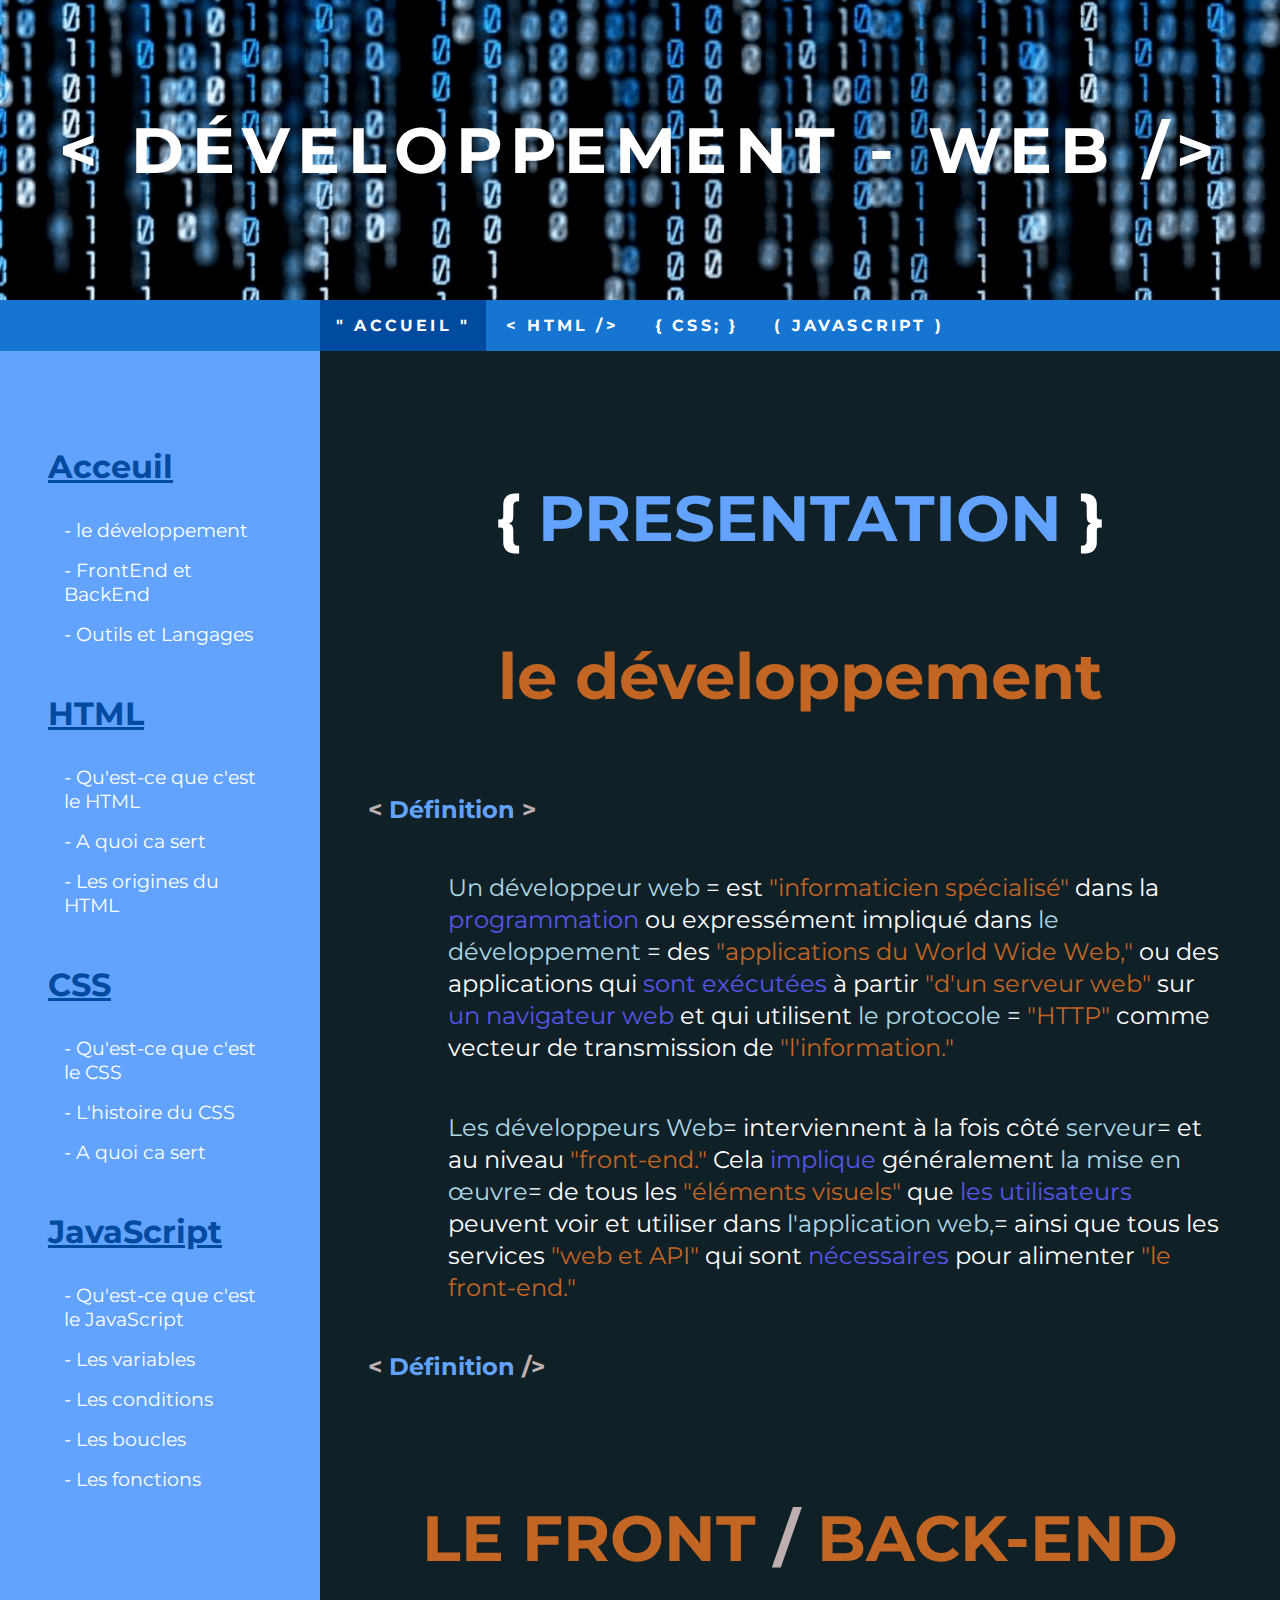
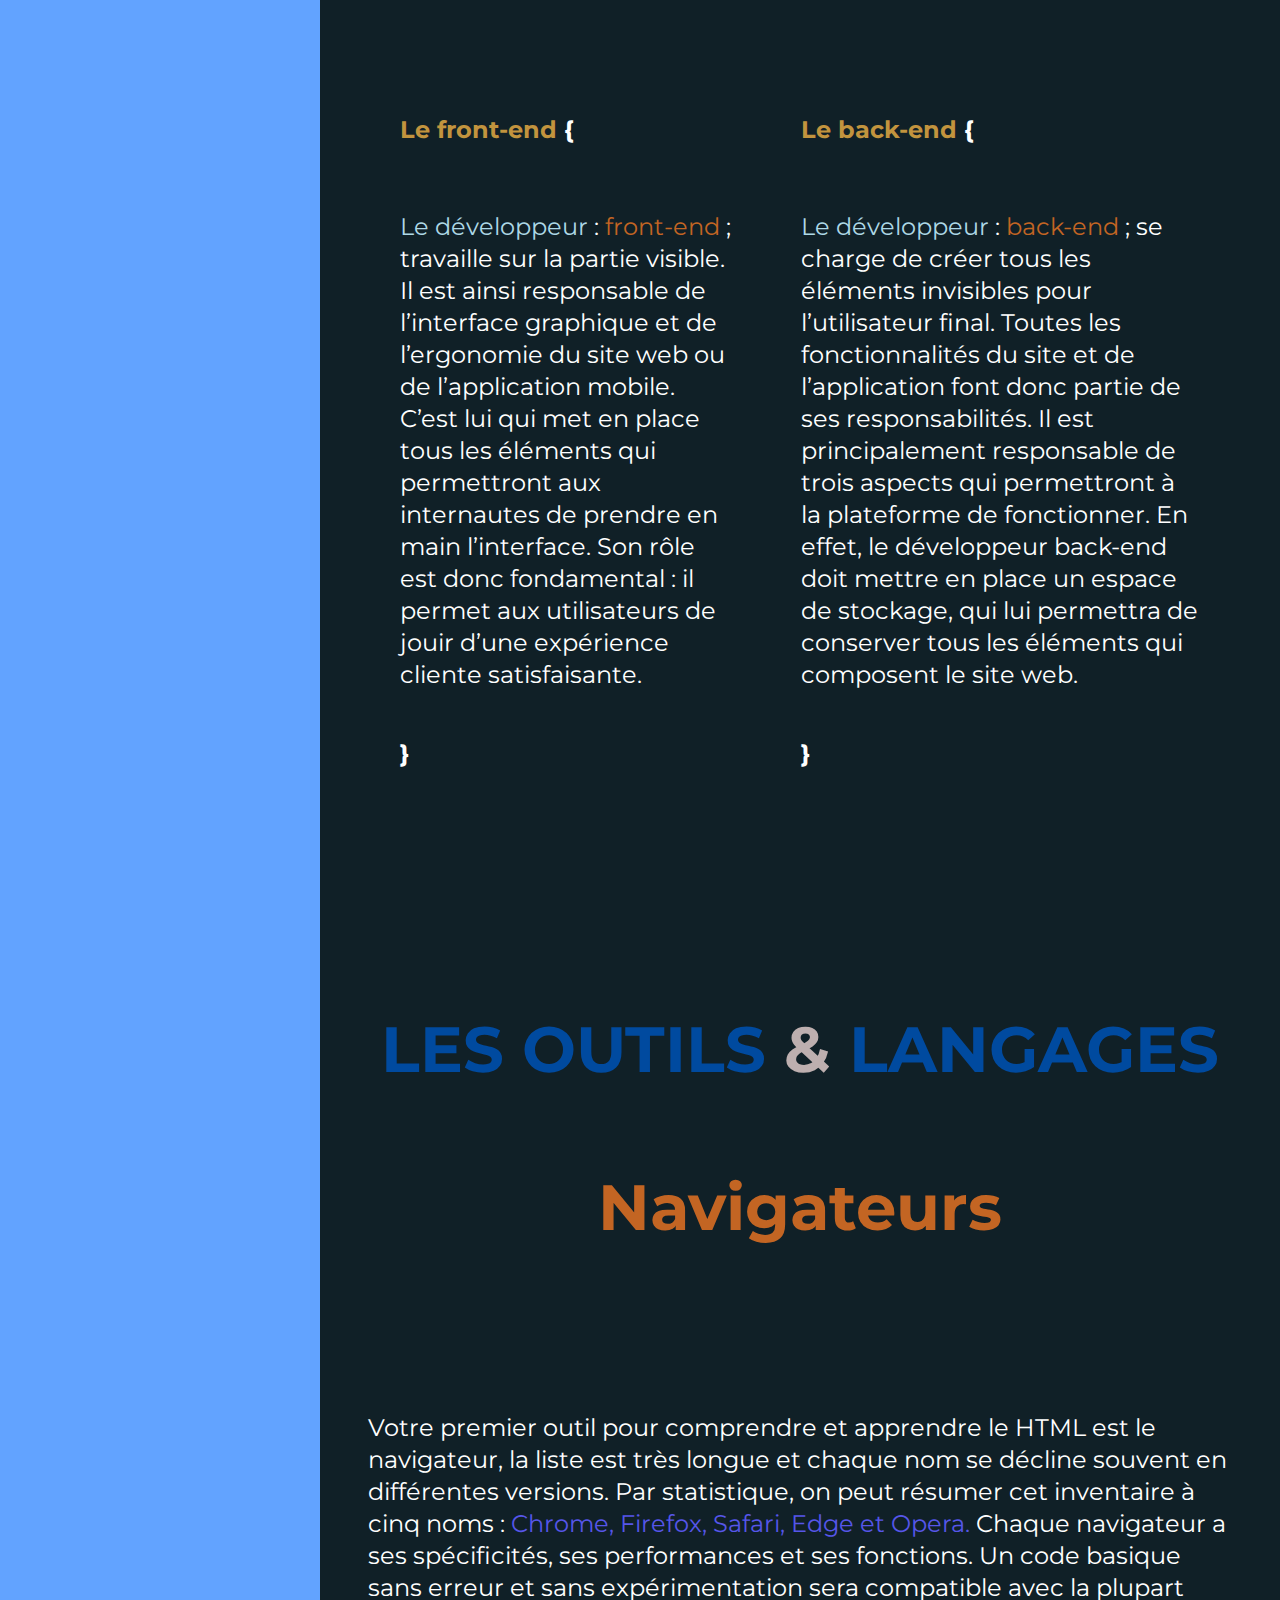
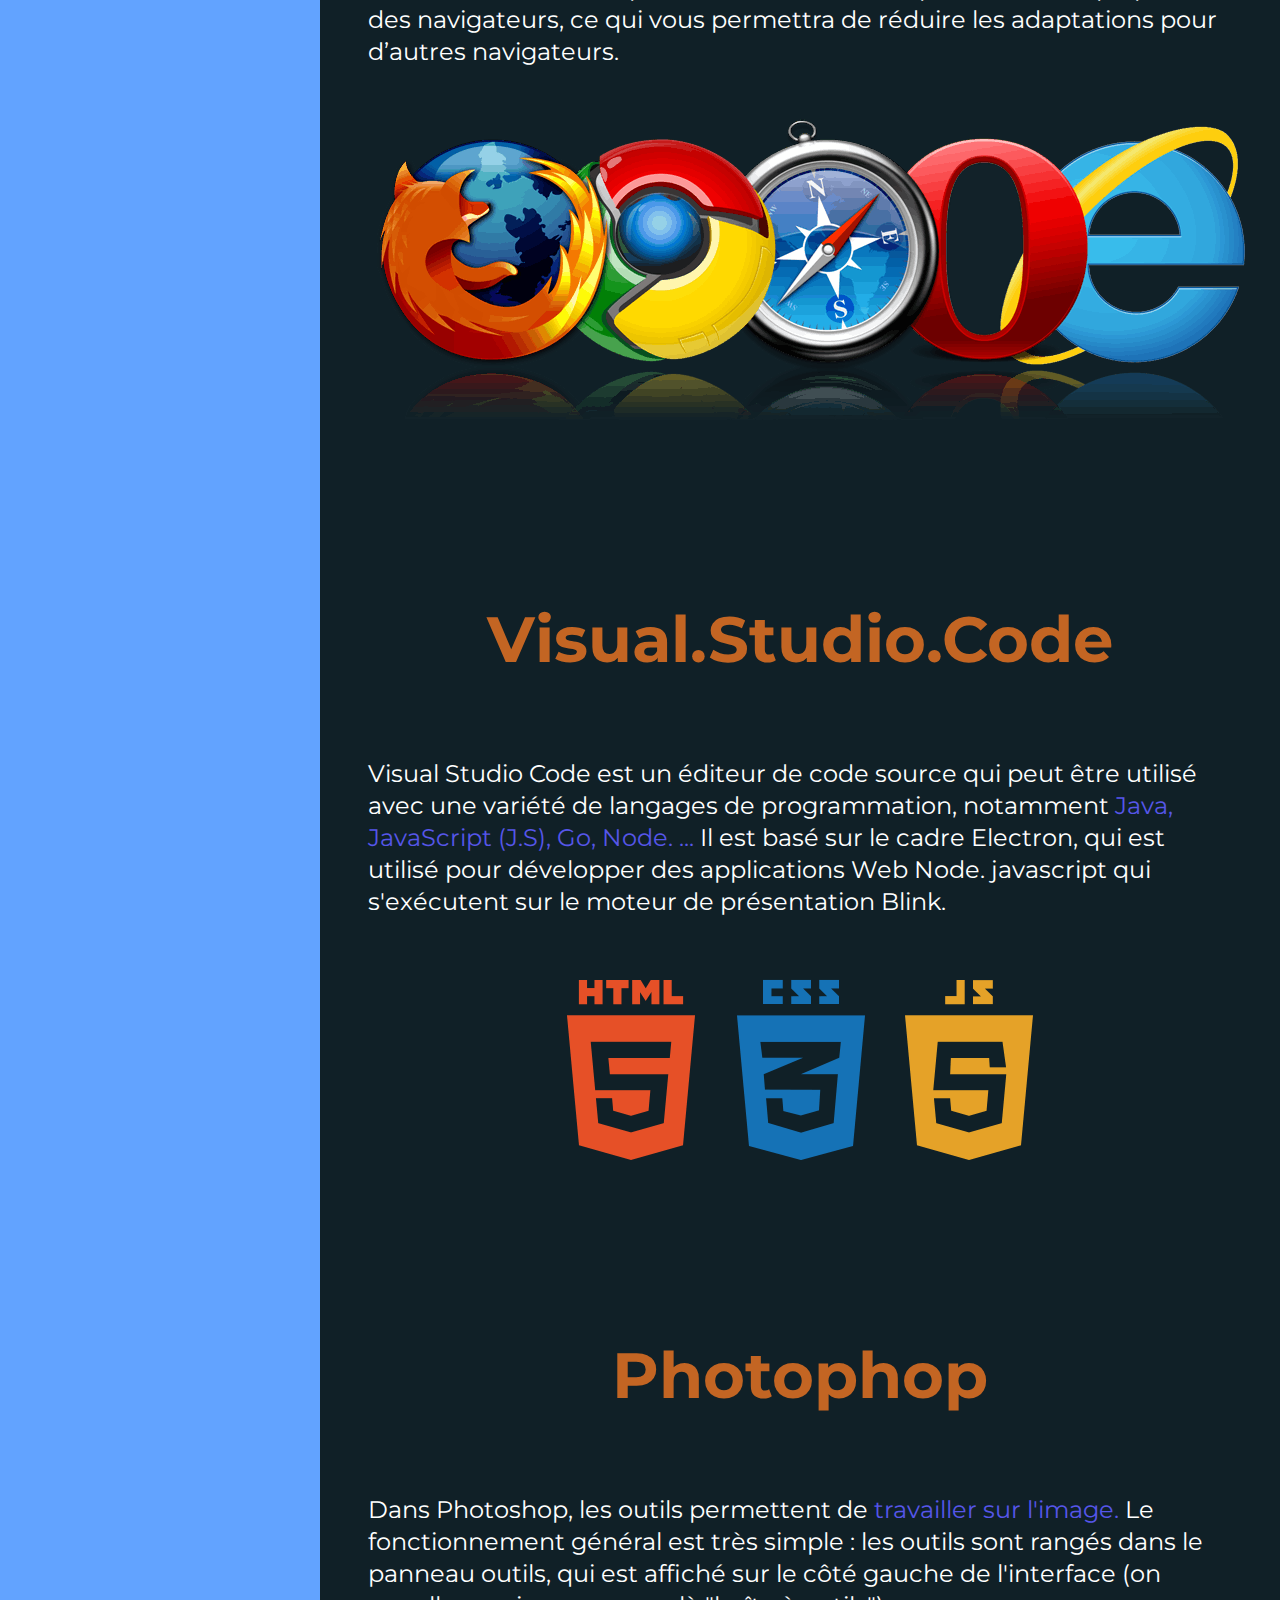
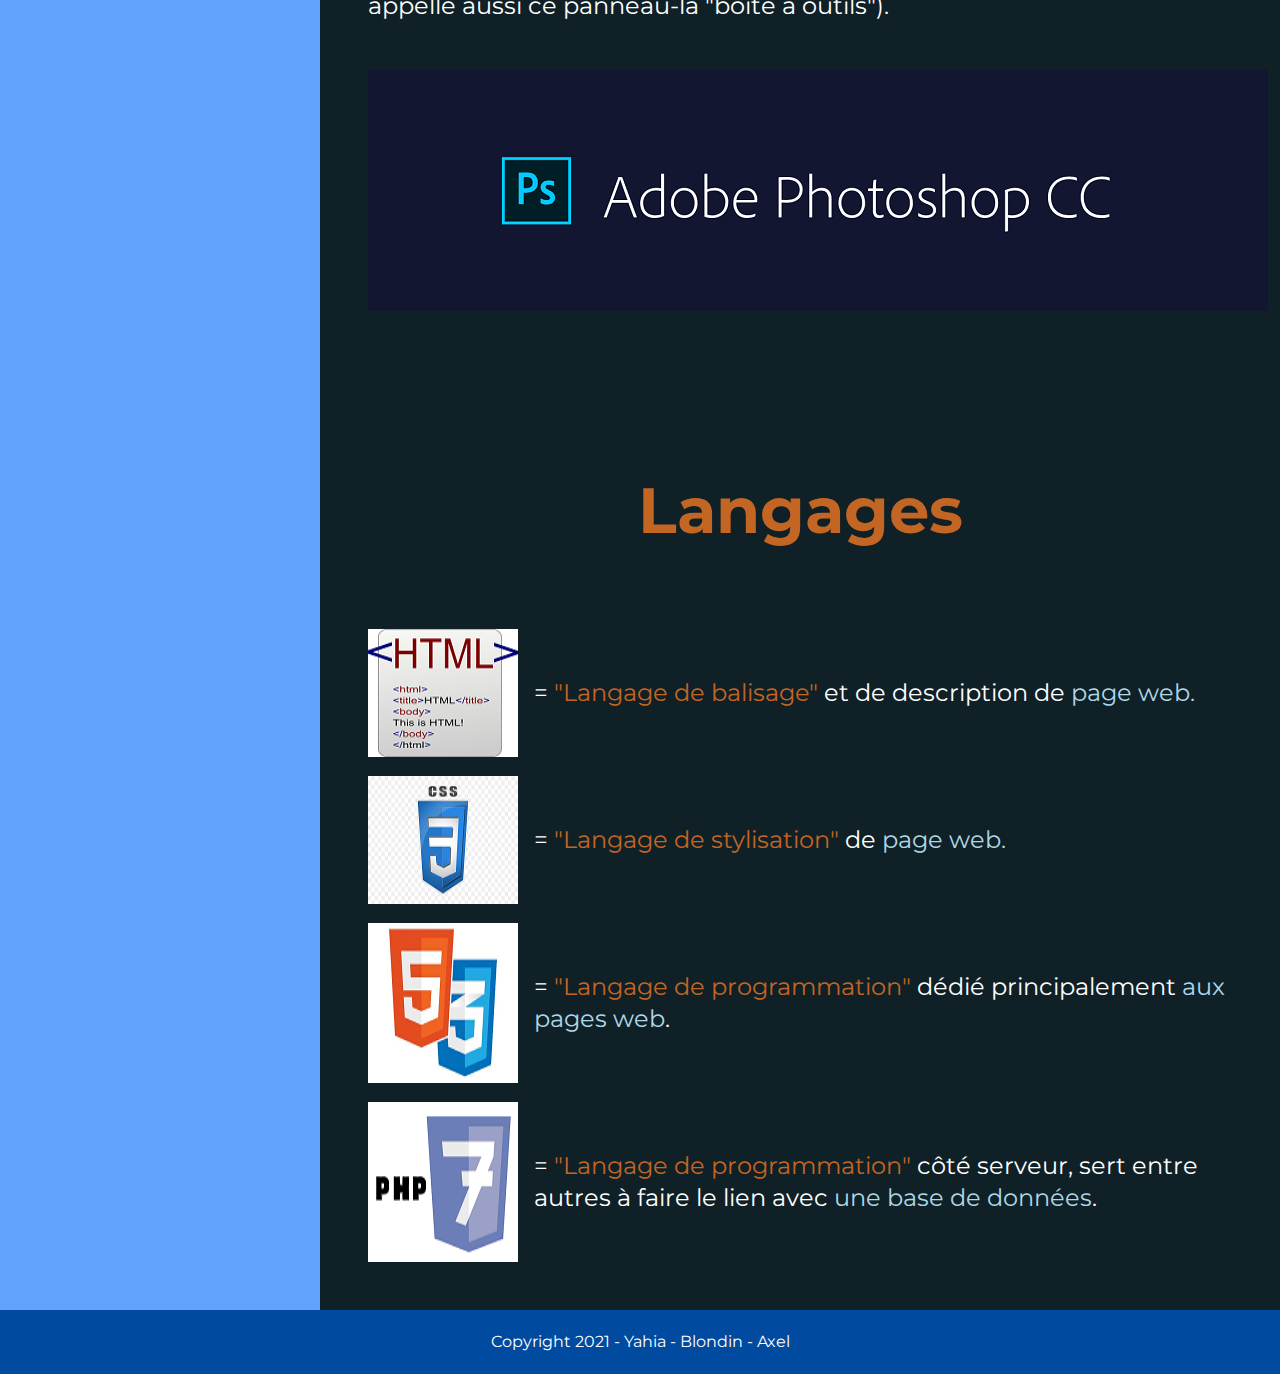
<file: projets/group-project/index.html>
<!DOCTYPE html>
<html lang="fr">

<head>

    <meta charset="UTF-8">
    <meta http-equiv="X-UA-Compatible" content="IE=edge">
    <meta name="viewport" content="width=device-width, initial-scale=1.0">
    <link rel="stylesheet" href="./assets/css/style.css">
    <link rel="stylesheet" href="./assets/css/animations.css">
    <link rel="preconnect" href="https://fonts.googleapis.com">
    <link rel="preconnect" href="https://fonts.gstatic.com" crossorigin>
    <link href="https://fonts.googleapis.com/css2?family=Montserrat:wght@300;400;700&display=swap" rel="stylesheet">
    <link rel="stylesheet" href="./assets/css/acceuil.css">
    <link rel="shortcut icon" type="image/png" href="./assets/img/champi.png"/>
    <link rel="stylesheet" href="./assets/css/responsive.css">
    <script src="./assets/js/index.js" defer></script>
    <title>DÉVELOPPEMENT WEB</title>
    
</head>

<body>
    <header>
        <h1>
            &lt; DÉVELOPPEMENT - WEB /&gt;
        </h1>
    </header>
    <nav>
        <ul>
            <a href="./index.html"><li id="active">" ACCUEIL "</li></a>
            <a href="./html.html"><li>&lt; HTML /&gt;</li></a>
            <a href="./css.html"><li>{ CSS; }</li></a>
            <a href="./javascript.html"><li>( JAVASCRIPT )</li></a>
        </ul>
    </nav>
    <div class="container">
        <aside>
            <ul>
                <h4><a href="./index.html">Acceuil</a></h4>
                <li><a href="./index.html#aDev">- le développement</a></li>
                <li><a href="./index.html#aFrontBack">- FrontEnd et BackEnd</a></li>
                <li><a href="./index.html#aOutLang">- Outils et Langages</a></li>
                <h4><a href="./html.html">HTML</a></h4>
                <li><a href="./html.html#hQq">- Qu'est-ce que c'est le HTML</a></li>
                <li><a href="./html.html#hAqs">- A quoi ca sert</a></li>
                <li><a href="./html.html#hOdh">- Les origines du HTML</a></li>
                <h4><a href="./css.html">CSS</a></h4>
                <li><a href="./css.html#cQq">- Qu'est-ce que c'est le CSS</a></li>
                <li><a href="./css.html#cHdc">- L'histoire du CSS</a></li>
                <li><a href="./css.html#cAqs">- A quoi ca sert</a></li>
                <h4><a href="./javascript.html">JavaScript</a></h4>
                <li><a href="./javascript.html#jQq">- Qu'est-ce que c'est le JavaScript</a></li>
                <li><a href="./javascript.html#jV">- Les variables</a></li>
                <li><a href="./javascript.html#jC">- Les conditions</a></li>
                <li><a href="./javascript.html#jB">- Les boucles</a></li>
                <li><a href="./javascript.html#jF">- Les fonctions</a></li>
            </ul>
        </aside>
        <main>
            <section>
                <h2><span>{</span> PRESENTATION <span>}</span></h2>
                <h2 class="h2presentation" id="aDev">le développement</h2>
                <h4>
                    <span>&lt;</span> Définition <span>&gt;</span>
                </h4>
                <div class="def-margin">
                    <p>
                        <span class="textcolorbluesky">Un développeur web</span> = est <span
                            class="textcolororange">"informaticien spécialisé"</span> dans la <span class="seclight">programmation</span> ou expressément
                        impliqué dans <span class="textcolorbluesky">le développement</span> =
                        des <span class="textcolororange">"applications du World Wide Web,"</span> ou des applications qui
                        <span class="seclight">sont exécutées</span> à partir <span class="textcolororange">"d'un serveur web"</span> sur <span class="seclight">un navigateur web</span>
                        et qui utilisent <span class="textcolorbluesky">le protocole</span> = <span
                            class="textcolororange">"HTTP"</span> comme vecteur de transmission de <span class="textcolororange">"l'information."</span>
                    </p>
                    <p>
                        <span class="textcolorbluesky">Les développeurs Web</span>= interviennent à la fois côté <span
                            class="textcolorbluesky">serveur</span>= et au niveau <span
                            class="textcolororange">"front-end."</span>
                        Cela <span class="seclight">implique</span> généralement <span class="textcolorbluesky">la mise en œuvre</span>= de tous les <span
                            class="textcolororange">"éléments visuels"</span> que <span class="seclight">les utilisateurs</span> peuvent voir
                        et utiliser dans <span class="textcolorbluesky">l'application web,</span>= ainsi que tous les
                        services <span class="textcolororange">"web et API"</span> qui sont <span class="seclight">nécessaires</span> pour alimenter <span
                            class="textcolororange">"le front-end."</span>
                    </p>
                </div>
                <h4>
                    <span>&lt;</span> Définition <span>/&gt;</span>
                </h4>
            </section>
            <br>
            <br>
            <h2 class="h2presentation" id="aFrontBack">LE FRONT <span class="spancolortitlefrontback">/</span> BACK-END</h2>
            <br>
            <br>
            <section class="sectioncss">
                <article class="articlepara">
                    <h4 class="h4textcss"><span class="textcoloryellow">Le front-end</span> {</h4>
                    <br>
                    <p class="parafront">
                        <span class="textcolorbluesky">Le développeur</span> : <span
                            class="textcolororange">front-end</span> ; travaille sur la partie visible.
                        Il est ainsi responsable de l’interface graphique et de l’ergonomie du site web ou de
                        l’application mobile.
                        C’est lui qui met en place tous les éléments qui permettront aux internautes de prendre en main
                        l’interface.
                        Son rôle est donc fondamental : il permet aux utilisateurs de jouir d’une expérience cliente
                        satisfaisante.
                    </p>
                    <h4 class="h4textcss">}</h4>
                    </p>
                </article>
                <article class="articlepara">
                    <h4 class="h4textcss"><span class="textcoloryellow">Le back-end</span> {</h4>
                    <br>
                    <p class="paraback">
                        <span class="textcolorbluesky">Le développeur</span> : <span
                            class="textcolororange">back-end</span> ; se charge de créer tous les éléments invisibles
                        pour l’utilisateur final.
                        Toutes les fonctionnalités du site et de l’application font donc partie de ses responsabilités.
                        Il est principalement responsable de trois aspects qui permettront à la plateforme de
                        fonctionner.
                        En effet, le développeur back-end doit mettre en place un espace de stockage,
                        qui lui permettra de conserver tous les éléments qui composent le site web.
                    </p>
                    <h4 class="h4textcss">}</h4>
                </article>
            </section>
            <br>
            <br>
            <br>
            <br>
            <br>
            <br>
            <h2 class="textoutils" id="aOutLang"><span class="sectiondark">LES OUTILS</span> <span class="spancolortitlefrontback">&</span><span class="sectiondark"> LANGAGES</span></h2>
            <h2 class="h2presentation">Navigateurs</h2>
            <br>
            <br>
            <section>
                <P>
                    Votre premier outil pour comprendre et apprendre le HTML est le navigateur,
                    la liste est très longue et chaque nom se décline souvent en différentes versions.
                    Par statistique, on peut résumer cet inventaire à cinq noms : <span class="seclight">Chrome, Firefox, Safari, Edge et Opera.</span>
                    Chaque navigateur a ses spécificités, ses performances et ses fonctions.
                    Un code basique sans erreur et sans expérimentation sera compatible avec la plupart des navigateurs,
                    ce qui vous permettra de réduire les adaptations pour d’autres navigateurs.
                </P>
                <div class="img-container">
                    <img src="./assets/img/logonavigateur.png">
                </div>
                <br>
                <br>
                <br>
                <br>
                <h2 class="h2presentation">Visual.Studio.Code</h2>
                <p>
                Visual Studio Code est un éditeur de code source qui peut être utilisé avec une variété de langages de programmation,
                notamment <span class="seclight">Java, JavaScript (J.S), Go, Node. ...</span>
                Il est basé sur le cadre Electron, qui est utilisé pour développer des applications Web Node.
                javascript qui s'exécutent sur le moteur de présentation Blink.
                </p>
                <div class="img-container">
                    <img src="./assets/img/editeur.png">
                </div>
                <br>
                <br>
                <br>
                <br>
                <h2 class="h2presentation">Photophop</h2>
                <p>
                 Dans Photoshop, les outils permettent de <span class="seclight">travailler sur l'image.</span>
                 Le fonctionnement général est très simple : les outils sont rangés dans le panneau outils, 
                 qui est affiché sur le côté gauche de l'interface (on appelle aussi ce panneau-là "boîte à outils").
                </p>
                <div class="img-container">
                    <img src="./assets/img/ps.png">
                </div>
                <br>
                <br>
                <br>
                <br>
                <h2 class="h2presentation">Langages</h2>
                <div class="img-langage">
                    <img src="./assets/img/logohtml.png">
                    <span class="tab"></span><p>  = <span class="textcolororange"> "Langage de balisage"</span> et de description de <span class="textcolorbluesky">page web.</span></p>
                </div>
                <br>
                <div class="img-langage">
                    <img src="./assets/img/logocss.png">
                    <span class="tab"></span><p>  = <span class="textcolororange"> "Langage de stylisation"</span> de <span class="textcolorbluesky">page web.</span></p>
                </div>
                <br>
                <div class="img-langage">
                    <img src="./assets/img/js.png">
                    <span class="tab"></span><p>  = <span class="textcolororange"> "Langage de programmation"</span> dédié principalement <span class="textcolorbluesky">aux pages web</span>.</p>
                </div>
                <br>
                <div class="img-langage">
                    <img src="./assets/img/logophp.png">
                    <span class="tab"></span><p>  = <span class="textcolororange">"Langage de programmation"</span> côté serveur, sert entre autres à faire le lien avec <span class="textcolorbluesky">une base de données</span>.</p>
                </div>
            </section>
        </main>
    </div>
    <footer id="footer">
        <p>Copyright 2021 - Yahia - Blondin - Axel</p>
    </footer>
    
</body>
</html>

<!-- 15/10/21 -->
</file>
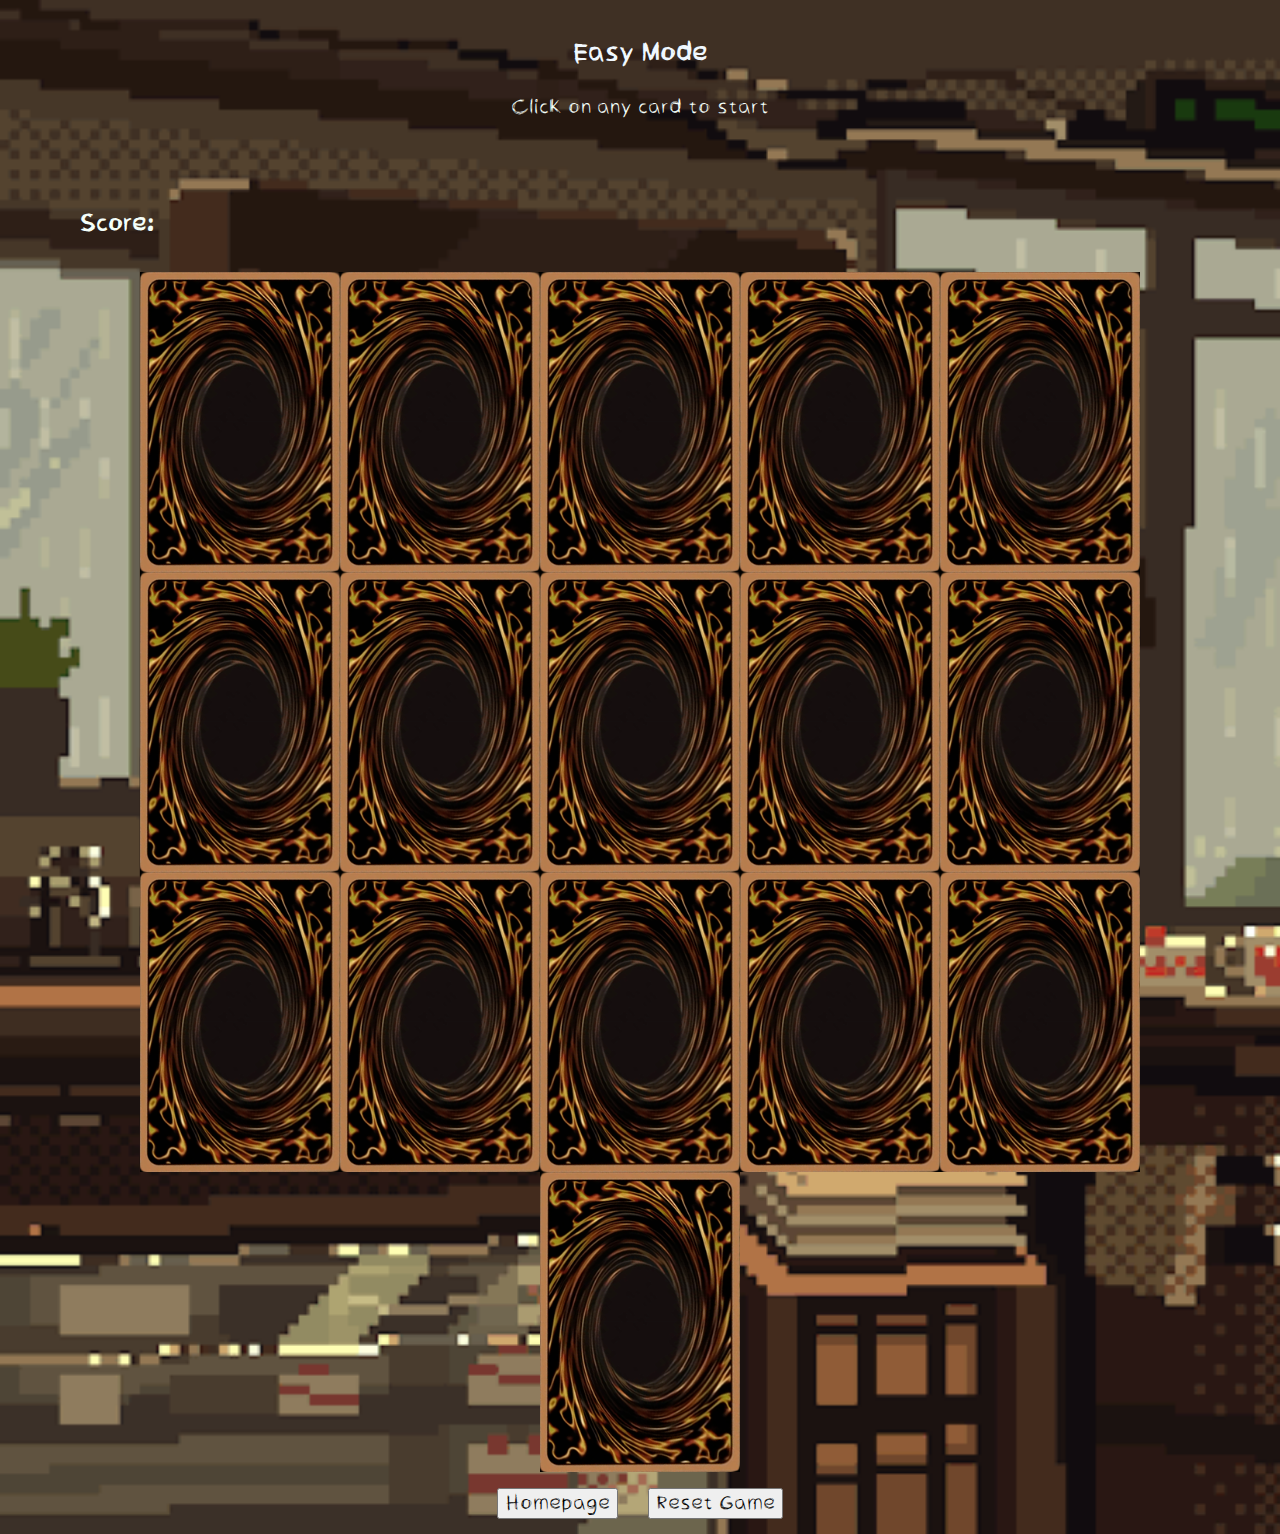
<file: projets/Memory/easy/views/Index.html>
<!DOCTYPE html>
<html lang="en">

<head>
    <meta charset="UTF-8">
    <meta http-equiv="X-UA-Compatible" content="IE=edge">
    <meta name="viewport" content="width=device-width, initial-scale=1.0">
    <link rel="shortcut icon" type="image/ico" href="/projets/Memory/assets/img/back.ico"/>
    <link rel="stylesheet" type="text/css" href="/projets/Memory/easy/content/style/style.css" media="all" />
    <title>Memory Game</title>
</head>

<body>
    <header>
        <h1>Easy Mode</h1>
        <p>Click on any card to start </p>
    </header>
    <div class="info">
        <h2>Score:<span id="result"></span></h2>
        <div id="info-div">
            <div id="tryAgain"></div>
            <div id="match"></div>
            <div id="win"></div>
            <div id="count"></div>
        </div>
        <div></div>
    </div>
    <div class="box">
        <div class="grid"></div>
    </div>
    <div class="buttons">
        <form method="get" action="/projets/Memory/views/homepage.html">
            <button type="submit" id="resetGame">Homepage</button>
        </form>
        <div class="reset">
            <button class="resB" id="resetGame" onClick="window.location.reload();">Reset Game</button>
        </div>
    </div>
    <script type="text/javascript" src="/projets/Memory/easy/content/js/app.js"></script>
</body>

</html>
</file>
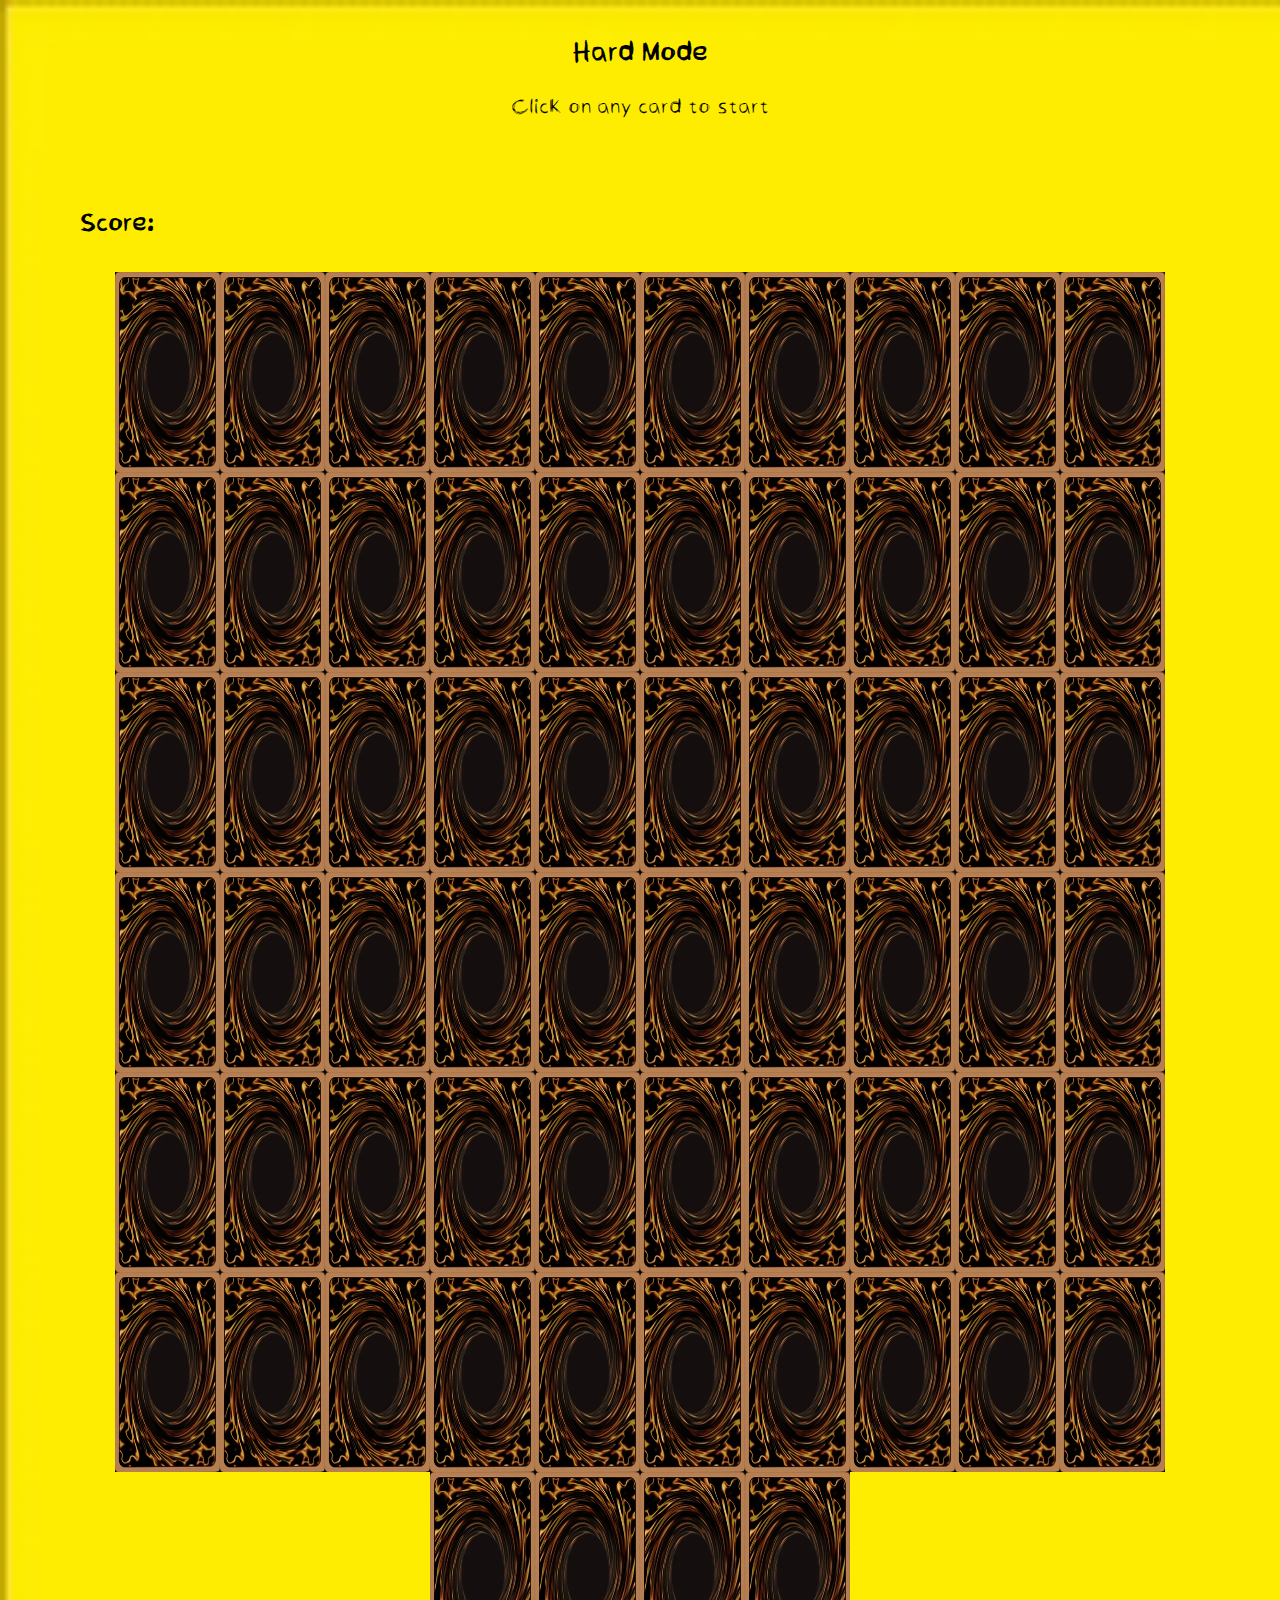
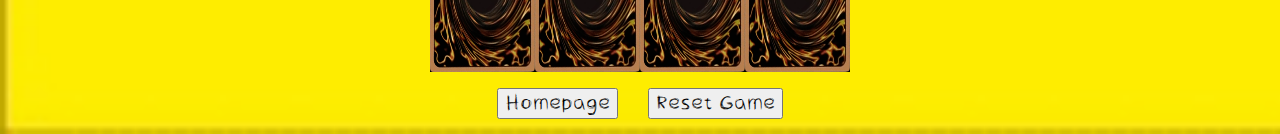
<file: projets/Memory/hard/views/Index.html>
<!DOCTYPE html>
<html lang="en">

<head>
    <meta charset="UTF-8">
    <meta http-equiv="X-UA-Compatible" content="IE=edge">
    <meta name="viewport" content="width=device-width, initial-scale=1.0">
    <link rel="shortcut icon" type="image/ico" href="/projets/Memory/assets/img/back.ico"/>
    <link rel="stylesheet" type="text/css" href="/projets/Memory/hard/content/style/style.css" media="all" />
    <title>Memory Game</title>
</head>

<body>
    <header>
        <h1>Hard Mode</h1>
        <p>Click on any card to start </p>
    </header>
    <div class="info">
        <h2>Score:<span id="result"></span></h2>
        <div id="info-div">
            <div id="tryAgain"></div>
            <div id="match"></div>
            <div id="win"></div>
            <div id="count"></div>
        </div>
        <div></div>
    </div>
    <div class="box">
        <div class="grid"></div>
    </div>
    <div class="buttons">
        <form method="get" action="/projets/Memory/views/homepage.html">
            <button type="submit" id="resetGame">Homepage</button>
        </form>
        <div class="reset">
            <button class="resB" id="resetGame" onClick="window.location.reload();">Reset Game</button>
        </div>
    </div>
    <script type="text/javascript" src="/projets/Memory/hard/content/js/app.js"></script>
</body>

</html>
</file>
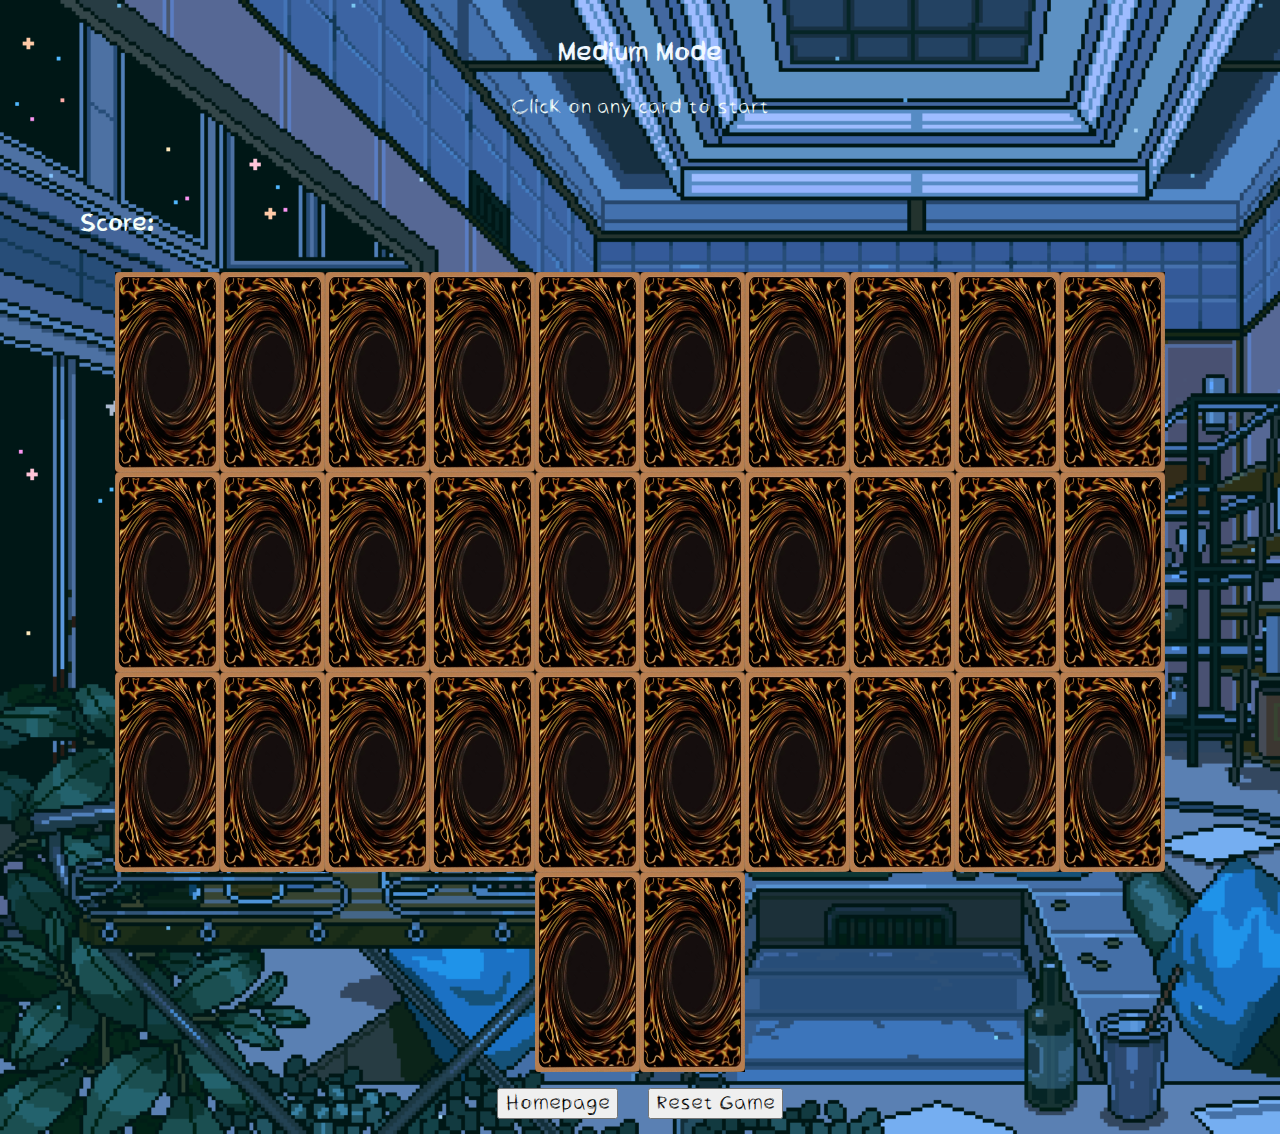
<file: projets/Memory/medium/views/Index.html>
<!DOCTYPE html>
<html lang="en">

<head>
    <meta charset="UTF-8">
    <meta http-equiv="X-UA-Compatible" content="IE=edge">
    <meta name="viewport" content="width=device-width, initial-scale=1.0">
    <link rel="shortcut icon" type="image/ico" href="/projets/Memory/assets/img/back.ico"/>
    <link rel="stylesheet" type="text/css" href="/projets/Memory/medium/content/style/style.css" media="all" />
    <title>Memory Game</title>
</head>

<body>
    <header>
        <h1>Medium Mode</h1>
        <p>Click on any card to start </p>
    </header>
    <div class="info">
        <h2>Score:<span id="result"></span></h2>
        <div id="info-div">
            <div id="tryAgain"></div>
            <div id="match"></div>
            <div id="win"></div>
            <div id="count"></div>
        </div>
        <div></div>
    </div>
    <div class="box">
        <div class="grid"></div>
    </div>
    <div class="buttons">
        <form method="get" action="/projets/Memory/views/homepage.html">
            <button type="submit" id="resetGame">Homepage</button>
        </form>
        <div class="reset">
            <button class="resB" id="resetGame" onClick="window.location.reload();">Reset Game</button>
        </div>
    </div>
    <script type="text/javascript" src="/projets/Memory/medium/content/js/app.js"></script>
</body>

</html>
</file>
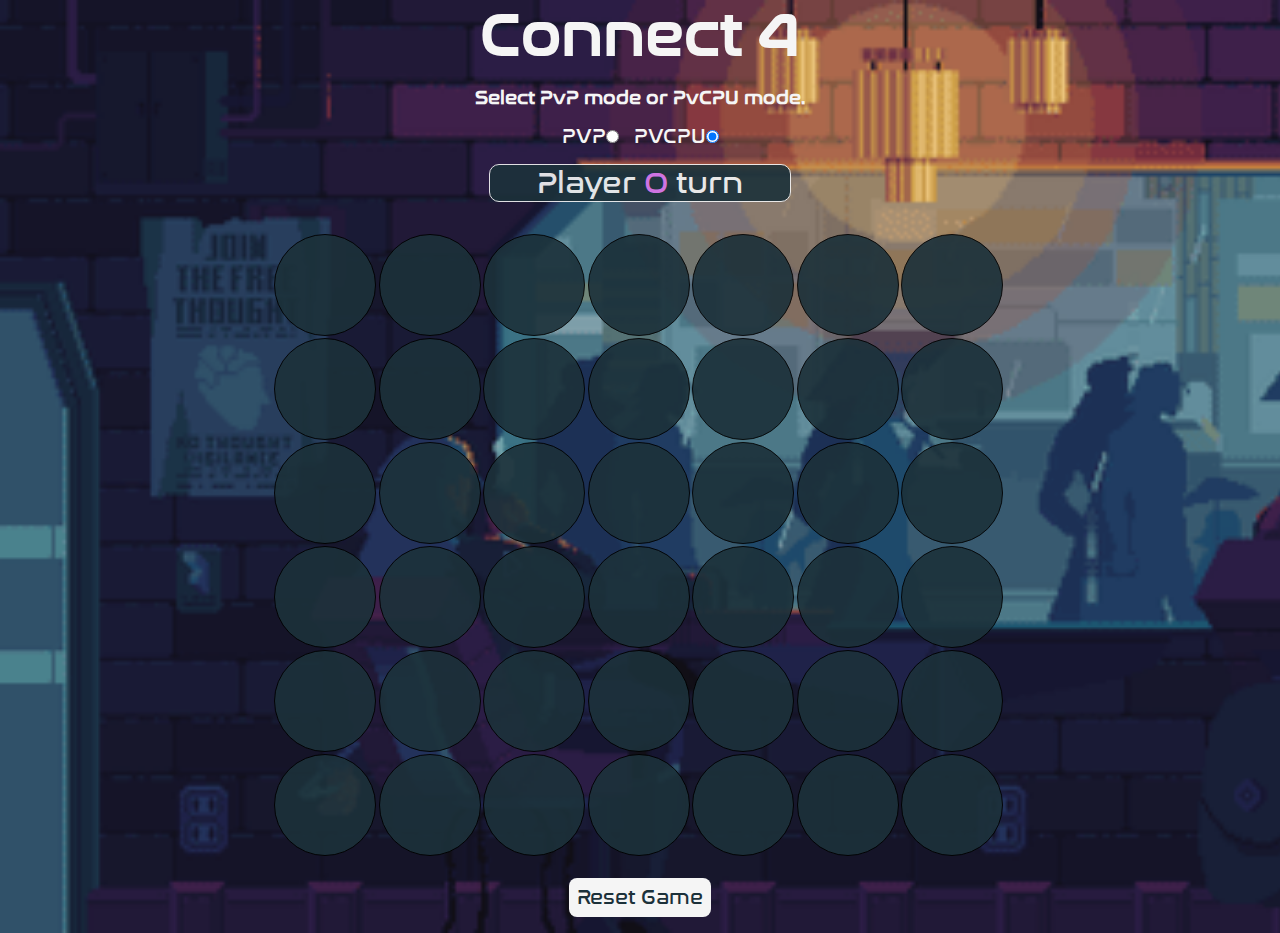
<file: projets/TitcTacToeConnect4/connect4/views/index.html>
<!DOCTYPE html>
<html lang="en">

<head>
    <meta charset="UTF-8">
    <meta http-equiv="X-UA-Compatible" content="IE=edge">
    <meta name="viewport" content="width=device-width, initial-scale=1.0">
    <link rel="shortcut icon" type="image/ico" href="/projets/TitcTacToeConnect4/connect4/content/img/connect-four.ico"/>
    <link rel="stylesheet" type="text/css" href="/projets/TitcTacToeConnect4/connect4/content/css/style.css" media="all" />
    <title>Connect 4</title>
</head>

<body>
    <h1>Connect 4</h1>
    <h3>Select PvP mode or PvCPU mode.</h3>
    <form class="buttons" action="">
        PVP
        <input id="pvp" value="pvp" type="radio" name="pvp" checked="true">&nbsp;&nbsp;
        PVCPU
        <input id="pvcpu" value="pvcpu" type="radio" name="pvp" checked="false">
    </form>
    <div id="player" class="display"></div>
    <div class="gameContainer">
        <!-- div ou je mets mes cases -->
        <div onclick="play(this)" class="cases"></div>
        <div onclick="play(this)" class="cases"></div>
        <div onclick="play(this)" class="cases"></div>
        <div onclick="play(this)" class="cases"></div>
        <div onclick="play(this)" class="cases"></div>
        <div onclick="play(this)" class="cases"></div>
        <div onclick="play(this)" class="cases"></div>
        <div onclick="play(this)" class="cases"></div>
        <div onclick="play(this)" class="cases"></div>
        <div onclick="play(this)" class="cases"></div>
        <div onclick="play(this)" class="cases"></div>
        <div onclick="play(this)" class="cases"></div>
        <div onclick="play(this)" class="cases"></div>
        <div onclick="play(this)" class="cases"></div>
        <div onclick="play(this)" class="cases"></div>
        <div onclick="play(this)" class="cases"></div>
        <div onclick="play(this)" class="cases"></div>
        <div onclick="play(this)" class="cases"></div>
        <div onclick="play(this)" class="cases"></div>
        <div onclick="play(this)" class="cases"></div>
        <div onclick="play(this)" class="cases"></div>
        <div onclick="play(this)" class="cases"></div>
        <div onclick="play(this)" class="cases"></div>
        <div onclick="play(this)" class="cases"></div>
        <div onclick="play(this)" class="cases"></div>
        <div onclick="play(this)" class="cases"></div>
        <div onclick="play(this)" class="cases"></div>
        <div onclick="play(this)" class="cases"></div>
        <div onclick="play(this)" class="cases"></div>
        <div onclick="play(this)" class="cases"></div>
        <div onclick="play(this)" class="cases"></div>
        <div onclick="play(this)" class="cases"></div>
        <div onclick="play(this)" class="cases"></div>
        <div onclick="play(this)" class="cases"></div>
        <div onclick="play(this)" class="cases"></div>
        <div onclick="play(this)" class="cases"></div>
        <div onclick="play(this)" class="cases"></div>
        <div onclick="play(this)" class="cases"></div>
        <div onclick="play(this)" class="cases"></div>
        <div onclick="play(this)" class="cases"></div>
        <div onclick="play(this)" class="cases"></div>
        <div onclick="play(this)" class="cases"></div>
    </div>
    <div id="playerXwin"></div>
    <div id="playerOwin"></div>
    <section class="controls">
        <button id="resetGame" onClick="window.location.reload();">Reset Game</button><!-- button pour reset le jeu -->
    </section>
    <script type="text/javascript" src="/projets/TitcTacToeConnect4/connect4/content/js/app.js"></script>
</body>

</html>

<!-- 26.11.21 -->
</file>
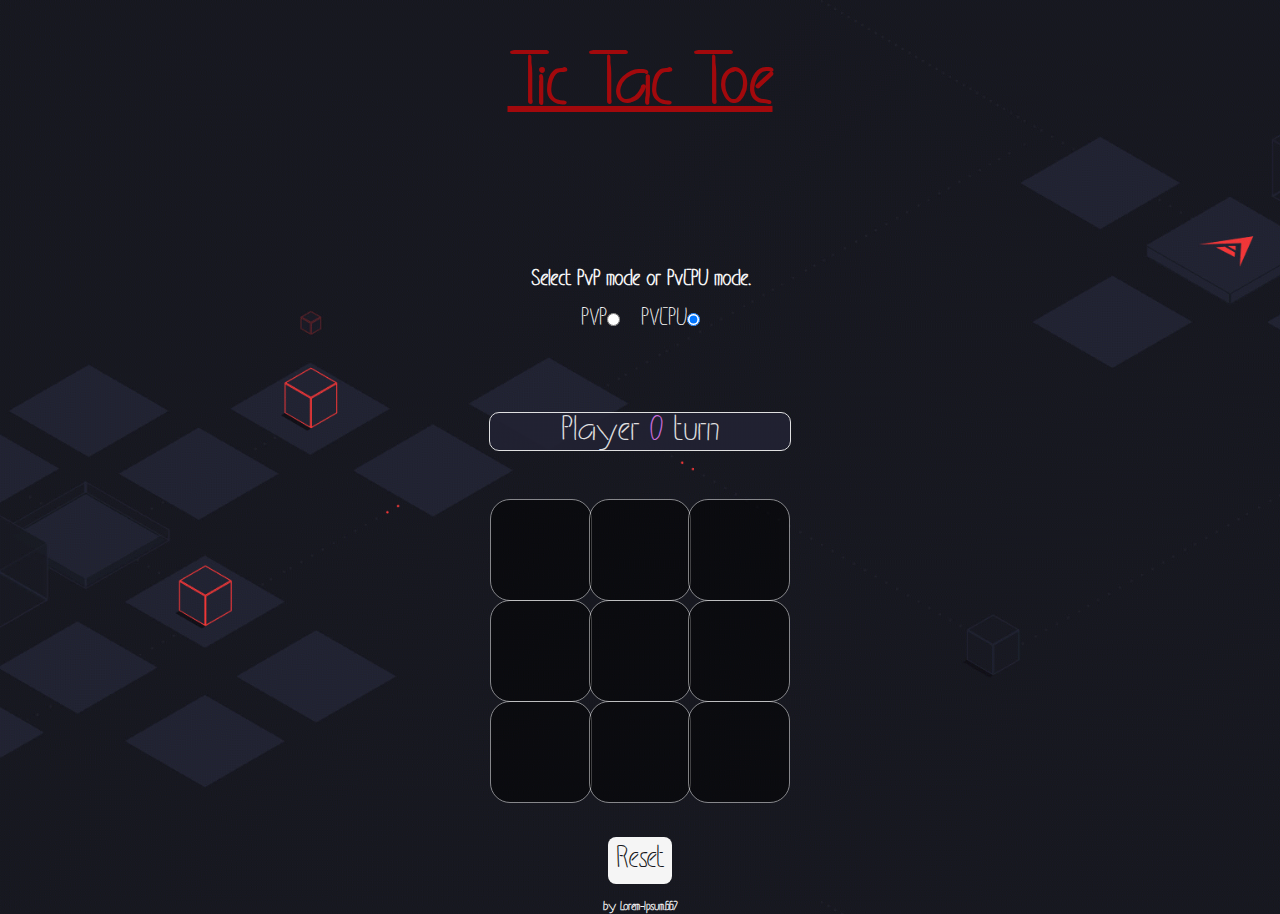
<file: projets/TitcTacToeConnect4/tictactoe/views/index.html>
<!DOCTYPE html>
<html lang="en">

<head>
    <meta charset="UTF-8">
    <meta http-equiv="X-UA-Compatible" content="IE=edge">
    <meta name="viewport" content="width=device-width, initial-scale=1.0">
    <link rel="shortcut icon" type="image/ico" href="/projets/TitcTacToeConnect4/tictactoe/content/img/tic-tac-toe.ico"/>
    <link rel="stylesheet" type="text/css" href="/projets/TitcTacToeConnect4/tictactoe/content/css/style.css" media="all" />
    <title>Tic Tac Toe</title>
</head>

<body>
    <main class="backgroundGame">
        <!-- background du jeu -->
        <span style="text-decoration: underline; color: red">
            <h1>Tic Tac Toe</h1>
        </span> <!-- titre -->
        <h3>Select PvP mode or PvCPU mode.</h3>
        <form class="buttons" action="">
            PVP
            <input id="pvp" onchange="choiceMode()" value="pvp" type="radio" name="pvp" checked="true">&nbsp;&nbsp;
            PVCPU
            <input id="pvcpu" onchange="choiceMode()" value="pvcpu" type="radio" name="pvp" checked="false">
        </form>
        <div id="player" class="display"></div>
        <div class="gameContainer">
            <!-- div ou je mets mes cases -->
            <div onclick="play(this)" class="cases"></div>
            <div onclick="play(this)" class="cases"></div>
            <div onclick="play(this)" class="cases"></div>
            <div onclick="play(this)" class="cases"></div>
            <div onclick="play(this)" class="cases"></div>
            <div onclick="play(this)" class="cases"></div>
            <div onclick="play(this)" class="cases"></div>
            <div onclick="play(this)" class="cases"></div>
            <div onclick="play(this)" class="cases"></div>
        </div>
        <div id="playerXwin"></div>
        <div id="playerOwin"></div>
        <div id="Tie"></div>
        <section class="controls">
            <button id="resetGame" onClick="window.location.reload();">Reset</button><!-- button pour reset le jeu -->
        </section>
        <!-- <div id="music">
            <audio controls loop autoplay height="" width=""><source src="sound/lofi1h.mp3" type="audio/mp3" /></audio>
        </div> -->
        <h6>by Lorem-Ipsum.667</h6>
    </main>
    <script type="text/javascript" src="/projets/TitcTacToeConnect4/tictactoe/content/js/app.js"></script>
</body>

</html>

<!-- 22.11.2021 -->
</file>
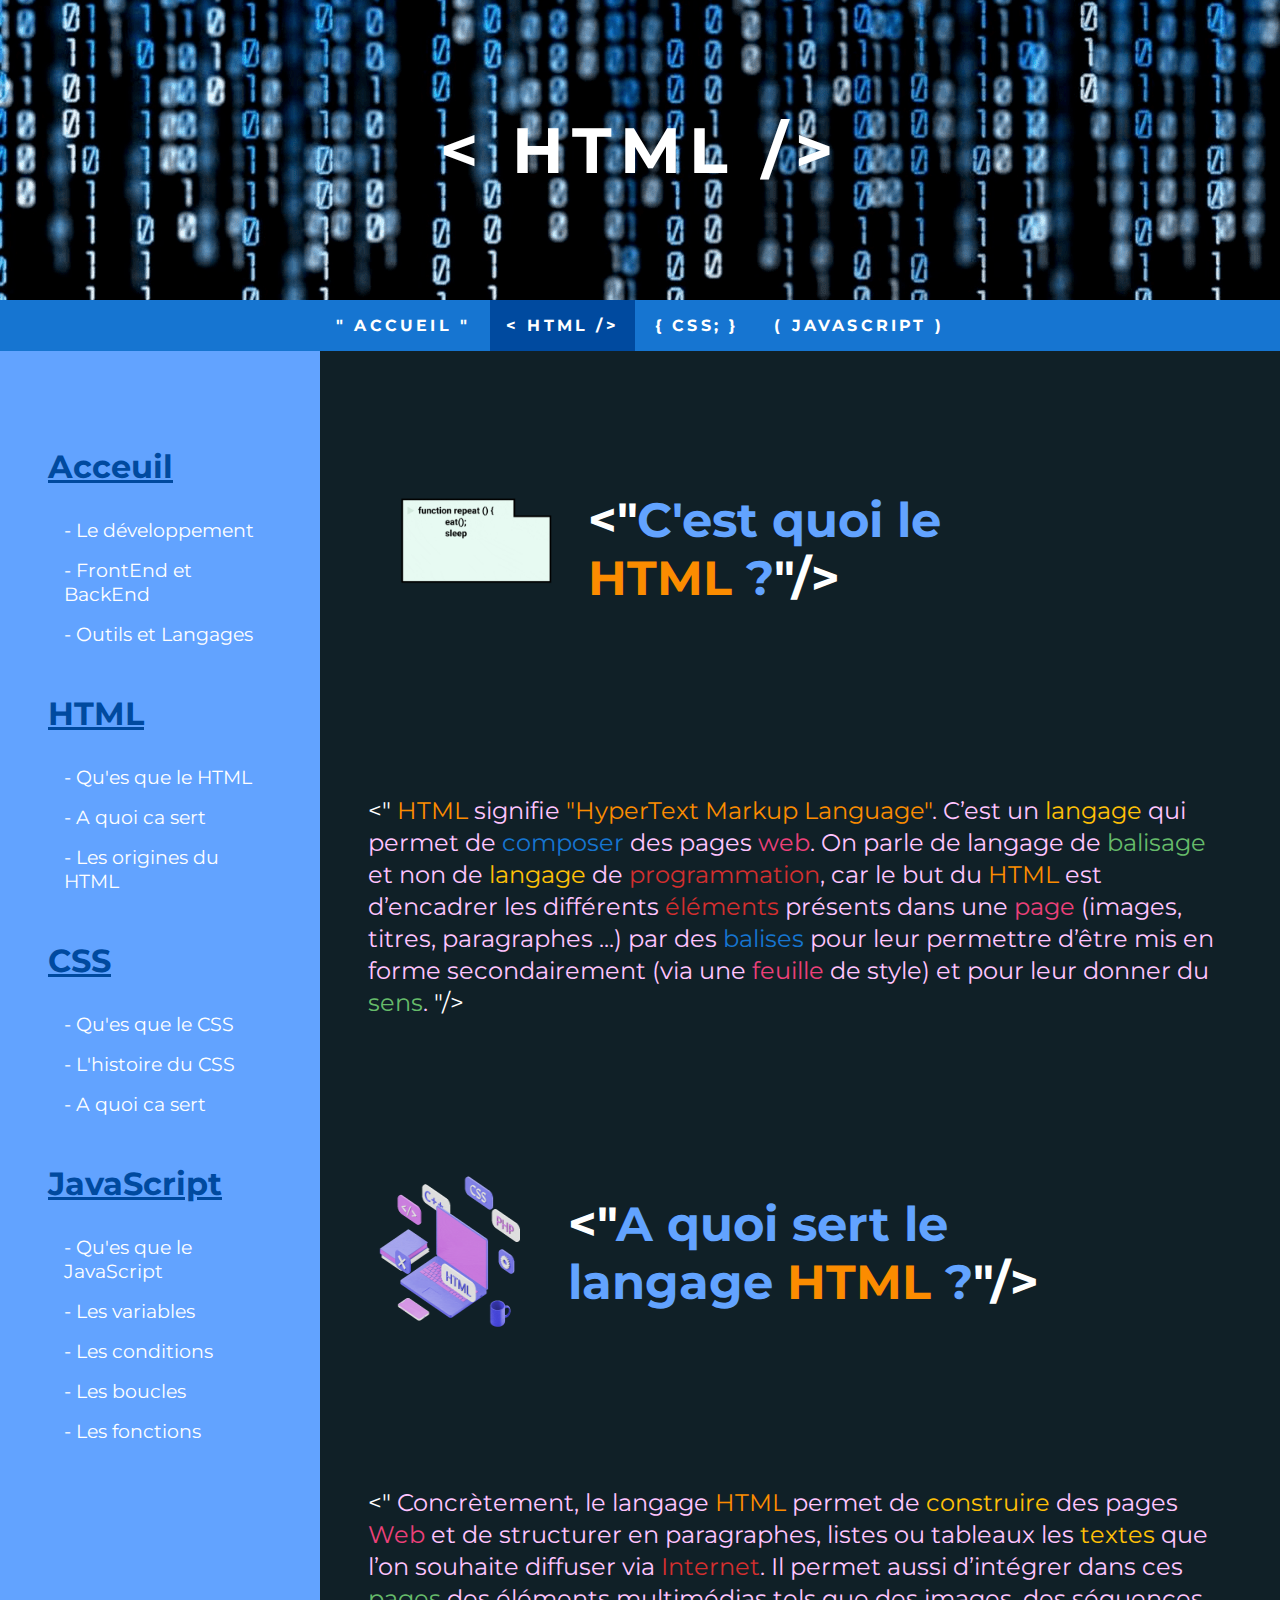
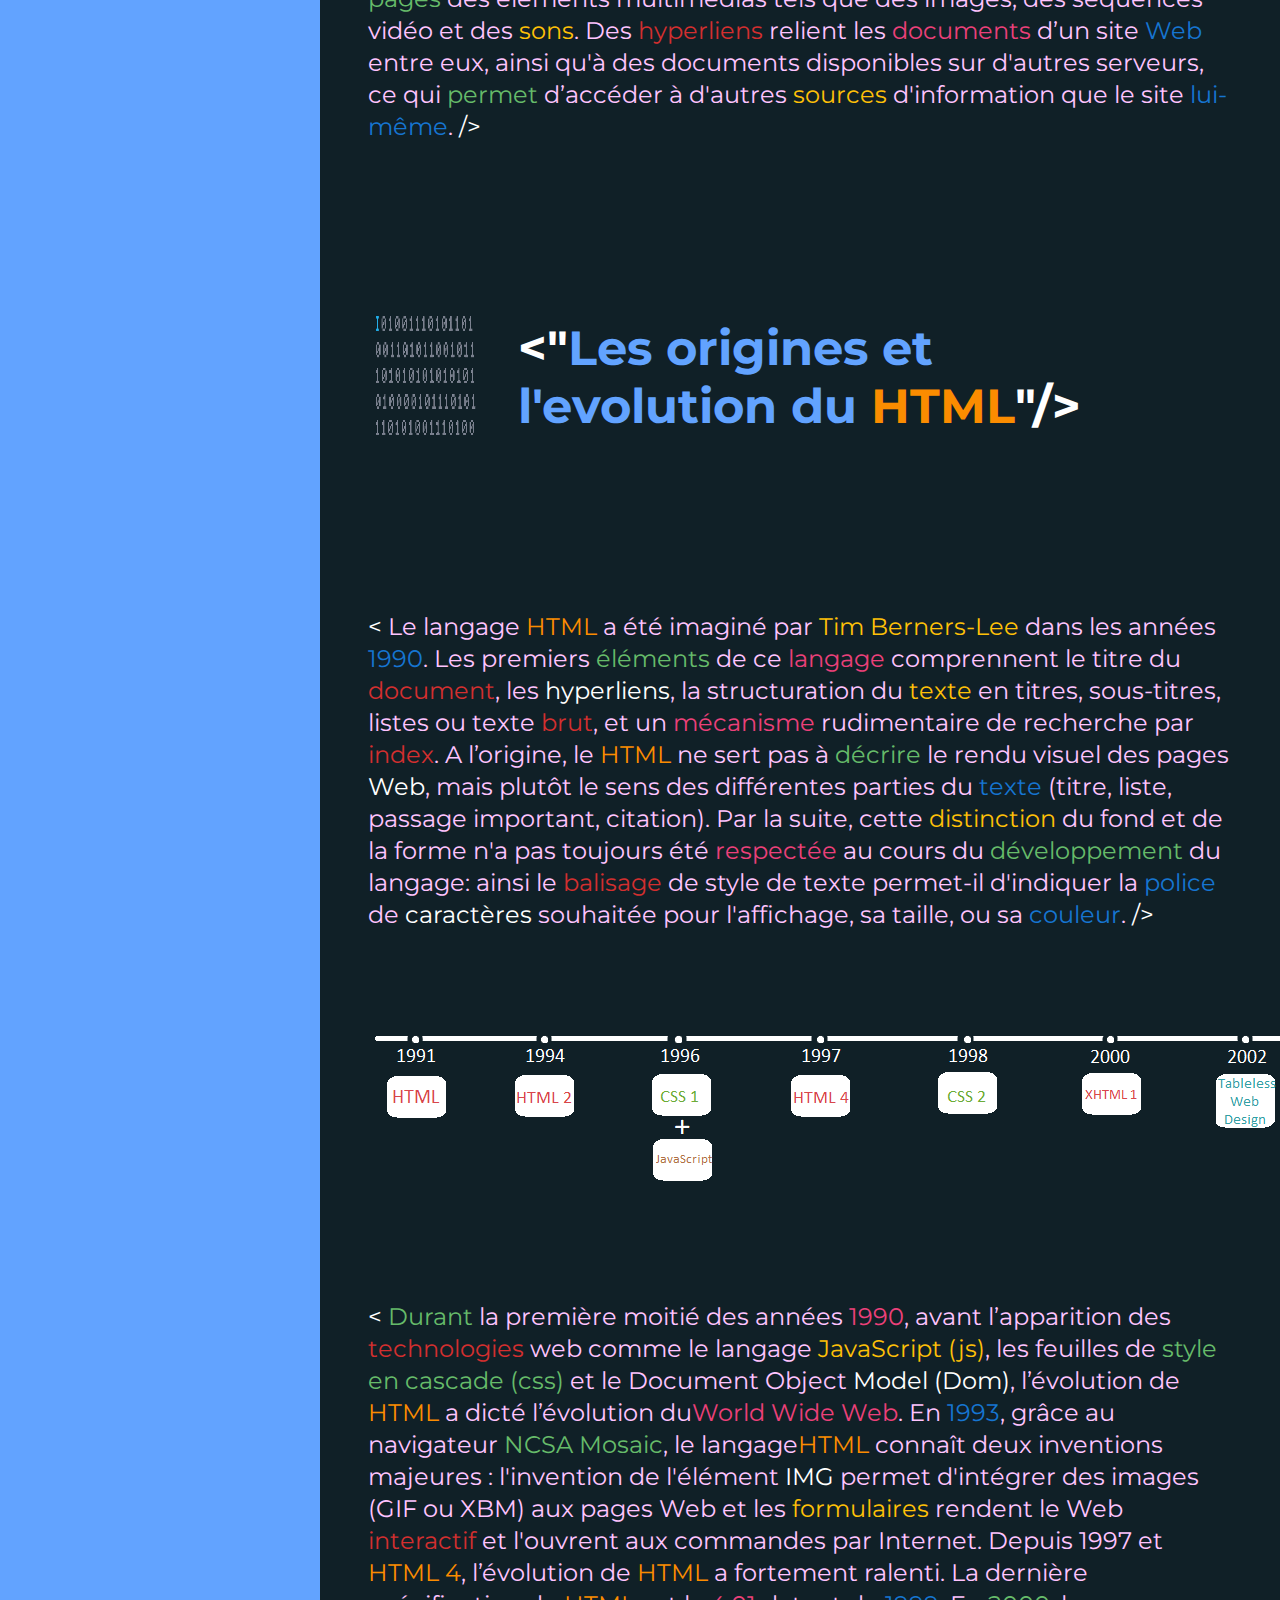
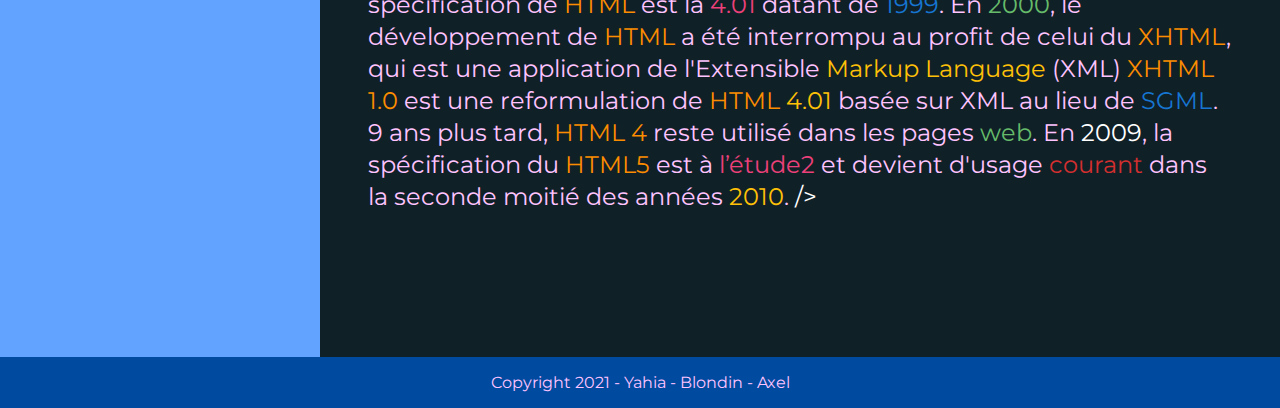
<file: projets/group-project/html.html>
<!DOCTYPE html>
<html lang="fr">

<head>
    <meta charset="UTF-8">
    <meta http-equiv="X-UA-Compatible" content="IE=edge">
    <meta name="viewport" content="width=device-width, initial-scale=1.0">
    <link rel="stylesheet" href="./assets/css/style.css">
    <link rel="stylesheet" href="./assets/css/animations.css">
    <link rel="preconnect" href="https://fonts.googleapis.com">
    <link rel="preconnect" href="https://fonts.gstatic.com" crossorigin>
    <link href="https://fonts.googleapis.com/css2?family=Montserrat:wght@300;400;700&display=swap" rel="stylesheet">
    <link rel="stylesheet" href="./assets/css/html.css">
    <link rel="shortcut icon" type="image/png" href="./assets/img/champi.png"/>
    <link rel="stylesheet" href="./assets/css/responsive.css">
    <script src="./assets/js/index.js" defer></script>
    <title>&lt; HTML /&gt;</title>
</head>

<body>
    <header>
        <h1>
          &lt; HTML /&gt;
        </h1>
    </header>
    <nav>
        <ul>
            <a href="./index.html"><li>" ACCUEIL "</li></a>
            <a href="./html.html"><li id="active">&lt; HTML /&gt;</li></a>
            <a href="./css.html"><li>{ CSS; }</li></a>
            <a href="./javascript.html"><li>( JAVASCRIPT )</li></a>
        </ul>
    </nav>
    <div class="container">
        <aside>
            <ul>
                <h4><a href="./index.html">Acceuil</a></h4>
                <li><a href="./index.html#aDev">- Le développement</a></li>
                <li><a href="./index.html#aFrontBack">- FrontEnd et BackEnd</a></li>
                <li><a href="./index.html#aOutLang">- Outils et Langages</a></li>
                <h4><a href="./html.html">HTML</a></h4>
                <li><a href="./html.html#hQq">- Qu'es que le HTML</a></li>
                <li><a href="./html.html#hAqs">- A quoi ca sert</a></li>
                <li><a href="./html.html#hOdh">- Les origines du HTML</a></li>
                <h4><a href="./css.html">CSS</a></h4>
                <li><a href="./css.html#cQq">- Qu'es que le CSS</a></li>
                <li><a href="./css.html#cHdc">- L'histoire du CSS</a></li>
                <li><a href="./css.html#cAqs">- A quoi ca sert</a></li>
                <h4><a href="./javascript.html">JavaScript</a></h4>
                <li><a href="./javascript.html#jQq">- Qu'es que le JavaScript</a></li>
                <li><a href="./javascript.html#jV">- Les variables</a></li>
                <li><a href="./javascript.html#jC">- Les conditions</a></li>
                <li><a href="./javascript.html#jB">- Les boucles</a></li>
                <li><a href="./javascript.html#jF">- Les fonctions</a></li>
            </ul>
        </aside>
        <main>
            <div class="first_div">
                <img class="first_img" src="assets/img/code.gif" alt="code" width="250" height="300">
                <h2 id="hQq">&lt;"<span class="blue_light">C'est quoi le</span><span class="orange"> HTML</span><span
                        class="blue_light"> ?</span>"/&gt;
                </h2>
            </div>
            <p class="first_text"> <span class="white">&lt;"</span>
                <span class="orange">HTML</span> signifie <span class="orange">"HyperText Markup Language"</span>. C’est
                un
                <span class="yellow">langage</span> qui
                permet de <span class="blue">composer</span> des pages <span class="fuchsia">web</span>. On
                parle de langage de <span class="green">balisage</span> et non de <span class="yellow">langage</span> de
                <span class="red">programmation</span>, car le but du <span class="orange">HTML</span> est d’encadrer
                les
                différents <span class="red">éléments</span> présents dans une <span class="fuchsia">page</span>
                (images,
                titres,
                paragraphes ...) par
                des <span class="blue">balises</span> pour leur
                permettre d’être mis en forme secondairement (via une <span class="fuchsia">feuille</span> de style) et
                pour leur donner du <span class="green">sens</span>. <span class="white">"/&gt;</span>
            </p>
            <div class="first_div">
                <img class="second_img" src="assets/img/pc.gif" alt="pc" width="200" height="200">
                <h2 id="hAqs">&lt;"<span class="blue_light">A quoi sert le langage <span class="orange">HTML</span> ?</span>"/&gt;
                </h2>
            </div>
            <p class="first_text"> <span class="white">&lt;"</span>
                Concrètement, le langage <span class="orange">HTML</span> permet de <span
                    class="yellow">construire</span> des
                pages <span class="fuchsia">Web</span> et de structurer en paragraphes, listes ou tableaux les <span
                    class="yellow">textes</span> que l’on souhaite diffuser via <span class="red">Internet</span>.
                Il permet aussi d’intégrer dans ces <span class="green">pages</span> des éléments multimédias tels que
                des
                images, des séquences
                vidéo et des <span class="yellow">sons</span>.
                Des <span class="red">hyperliens</span> relient les <span class="fuchsia">documents</span> d’un site
                <span class="blue">Web</span> entre eux, ainsi qu'à des documents disponibles sur
                d'autres serveurs, ce qui <span class="green">permet</span> d’accéder à d'autres <span
                    class="yellow">sources</span> d'information que le site <span class="blue">lui-même</span>. <span
                    class="white">/&gt;</span>
            </p>
            <div class="first_div">
                <img class="second_img" src="assets/img/believe.gif" alt="pc" width="150" height="150">
                <h2 id="hOdh">&lt;"<span class="blue_light">Les origines et l'evolution du </span><span
                        class="orange">HTML</span>"/&gt;</h2>
            </div>
            <p class="first_text"> <span class="white">&lt;</span>
                Le langage <span class="orange">HTML</span> a été imaginé par <span class="yellow">Tim
                    Berners-Lee</span> dans
                les années <span class="blue">1990</span>.
                Les premiers <span class="green">éléments</span> de ce <span class="fuchsia">langage</span> comprennent
                le titre du
                <span class="red">document</span>, les <span class="white">hyperliens</span>, la structuration
                du <span class="yellow">texte</span> en titres, sous-titres, listes ou texte <span
                    class="red">brut</span>, et un <span class="fuchsia">mécanisme</span>
                rudimentaire de recherche par
                <span class="red">index</span>.
                A l’origine, le <span class="orange">HTML</span> ne sert pas à <span class="green">décrire</span> le
                rendu
                visuel des pages <span class="white">Web</span>,
                mais plutôt le sens des
                différentes parties du <span class="blue">texte</span> (titre, liste, passage important, citation).
                Par la suite, cette <span class="yellow">distinction</span> du fond et de la forme n'a pas toujours été
                <span class="fuchsia">respectée</span> au cours du
                <span class="green">développement</span> du <span class="white"></span>langage</span>: ainsi le <span
                    class="red">balisage</span> de style de
                texte permet-il d'indiquer la <span class="blue">police</span> de
                <span class="white">caractères</span> souhaitée pour l'affichage, sa taille, ou sa <span
                    class="blue">couleur</span>. <span class="white">/&gt;</span>
            </p>
            <img src="assets/img/timeline.png" alt="timeline" class="timeline">
            <p class="first_text"> <span class="white">&lt;</span>
                <span class="green">Durant</span> la première moitié des années <span class="fuchsia">1990</span>, avant
                l’apparition des <span class="red">technologies</span> web comme le langage
                <span class="yellow">JavaScript (js)</span>, les feuilles de <span class="green">style en cascade
                    (css)</span> et
                le Document Object <span class="white">Model (Dom)</span>, l’évolution
                de <span class="orange">HTML</span> a dicté l’évolution du<span class="fuchsia">World Wide Web</span>.
                En <span class="blue">1993</span>, grâce au navigateur <span class="green">NCSA Mosaic</span>, le
                langage<span class="orange">HTML</span> connaît deux
                inventions majeures : l'invention
                de l'élément <span class="white">IMG</span> permet d'intégrer des images (GIF ou XBM) aux pages Web et
                les
                <span class="yellow">formulaires</span> rendent le
                Web <span class="red">interactif</span> et l'ouvrent aux commandes par Internet.
                Depuis 1997 et <span class="orange">HTML 4</span>, l’évolution de <span class="orange">HTML</span> a
                fortement ralenti.
                La dernière spécification de <span class="orange">HTML</span> est la <span class="fuchsia">4.01</span>
                datant
                de <span class="blue">1999</span>.
                En <span class="green">2000</span>, le développement de <span class="orange">HTML</span> a été
                interrompu au
                profit de celui du
                <span class="orange">XHTML</span>, qui est une application
                de l'Extensible <span class="yellow">Markup Language</span> (XML) <span class="orange">XHTML 1.0</span>
                est une
                reformulation de <span class="orange">HTML</span>
                <span class="yellow">4.01</span> basée sur XML au
                lieu de <span class="blue">SGML</span>.
                9 ans plus tard, <span class="orange">HTML 4</span> reste utilisé dans les pages <span
                    class="green">web</span>. En <span class="white">2009</span>, la
                spécification du <span class="orange">HTML5</span>
                est à <span class="fuchsia">l’étude2</span> et devient d'usage <span class="red">courant</span> dans la
                seconde
                moitié des années <span class="yellow">2010</span>. <span class="white">/&gt;</span>
            </p>
        </main>
    </div>
    <footer id="footer">
        <p>Copyright 2021 - Yahia - Blondin - Axel</p>
    </footer>
</body>

</html>

<!-- 15/10/21 -->
</file>
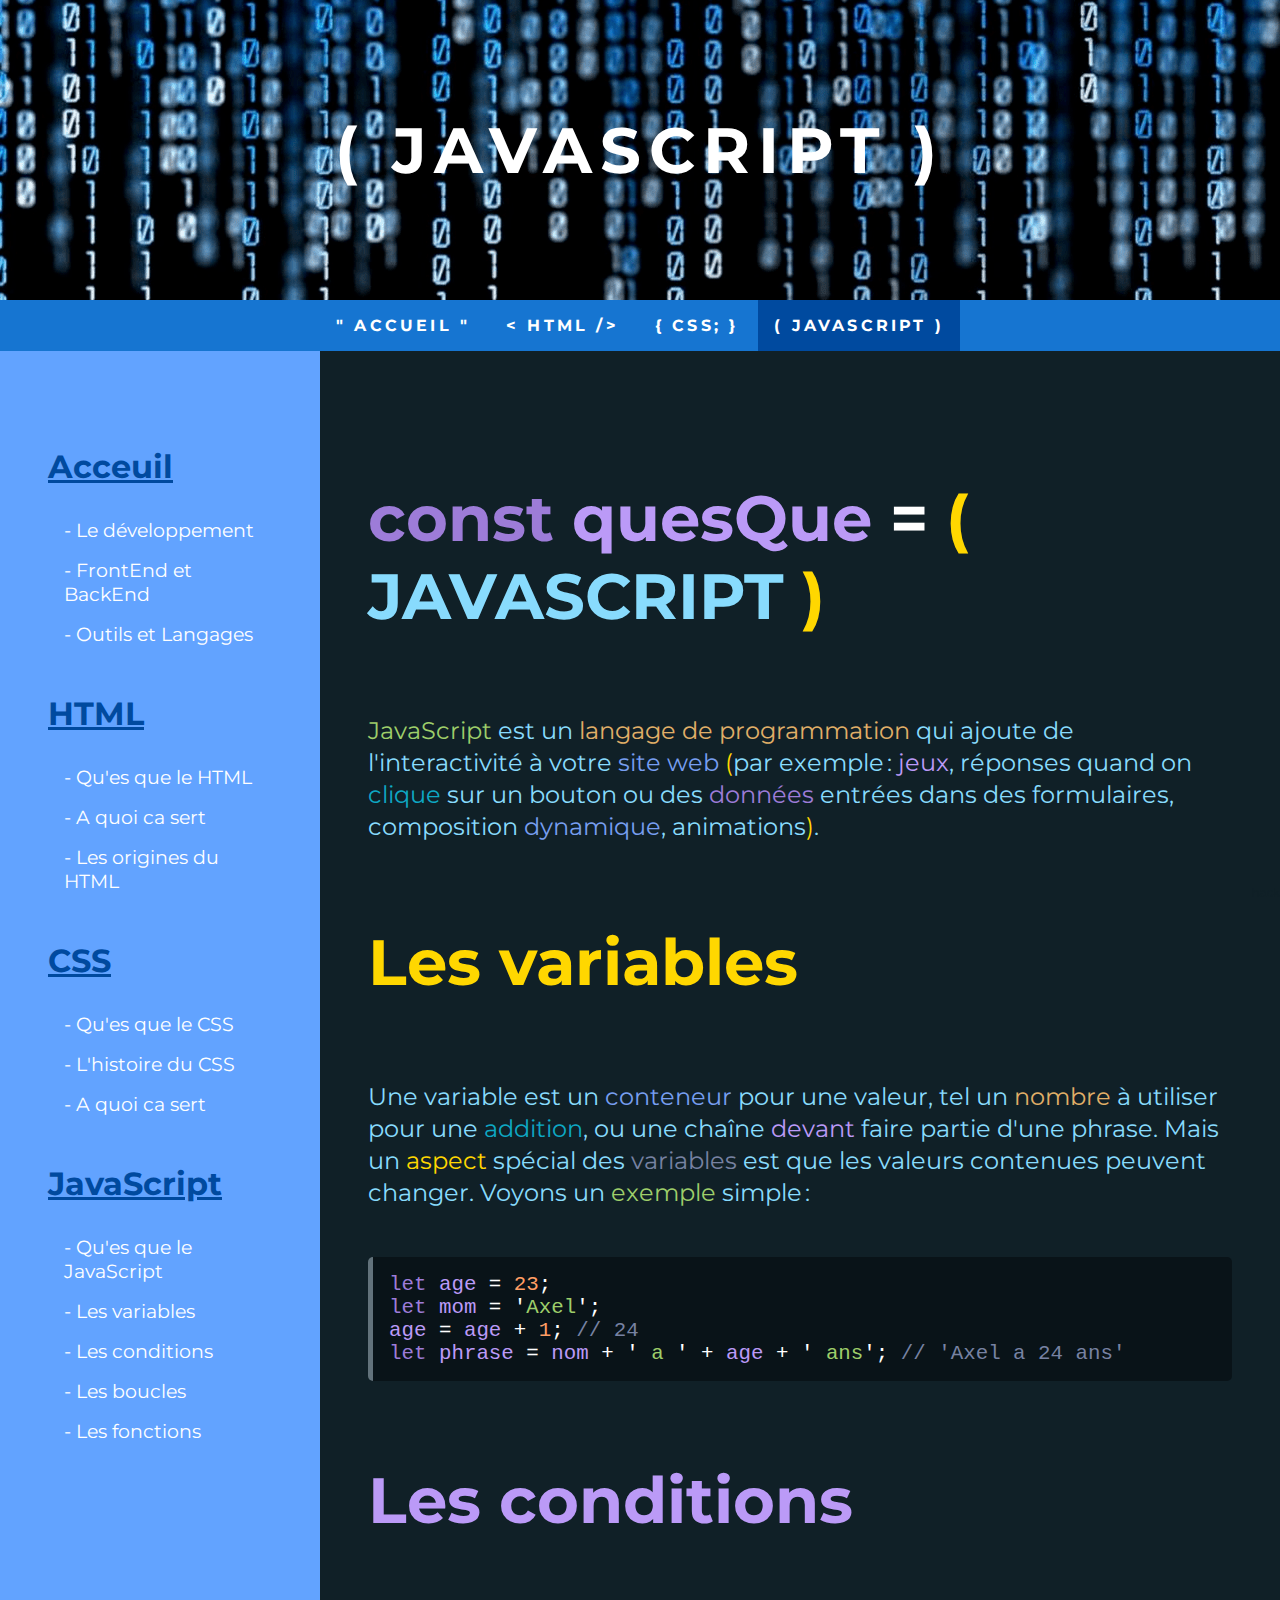
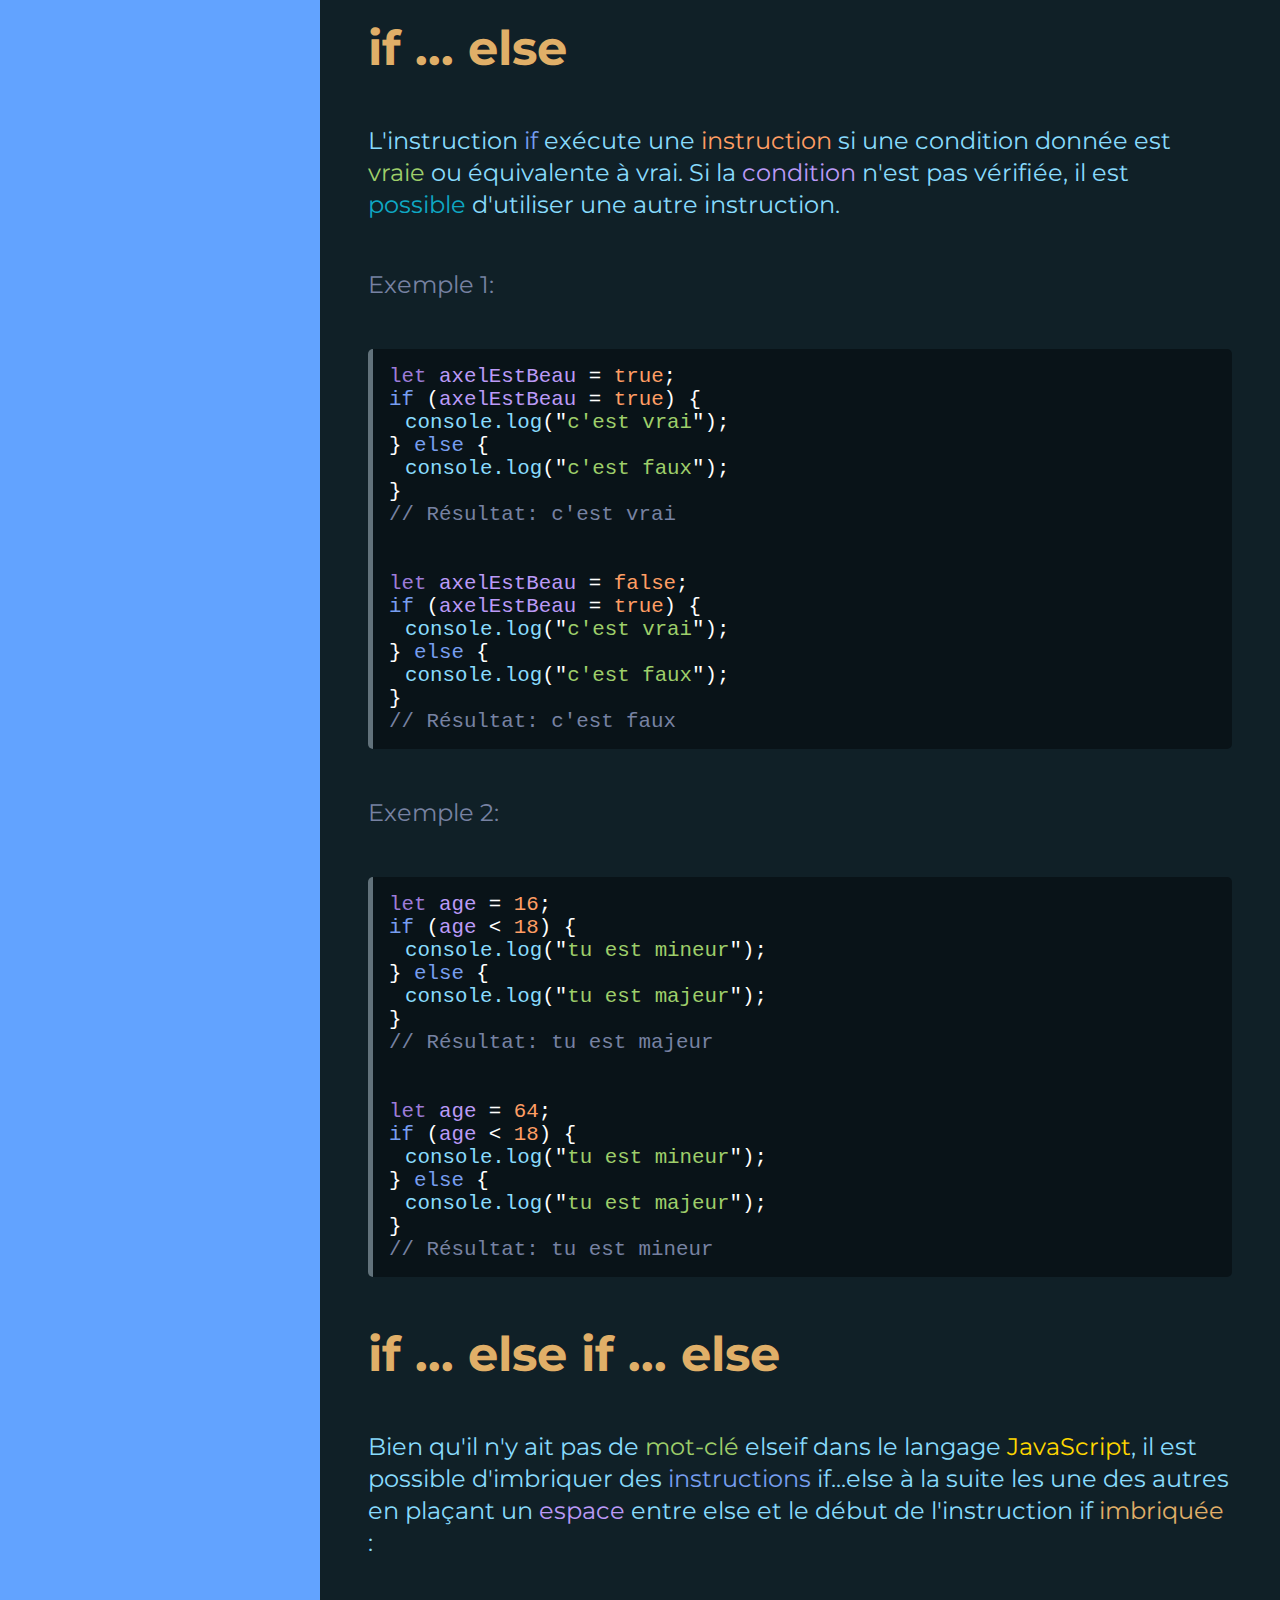
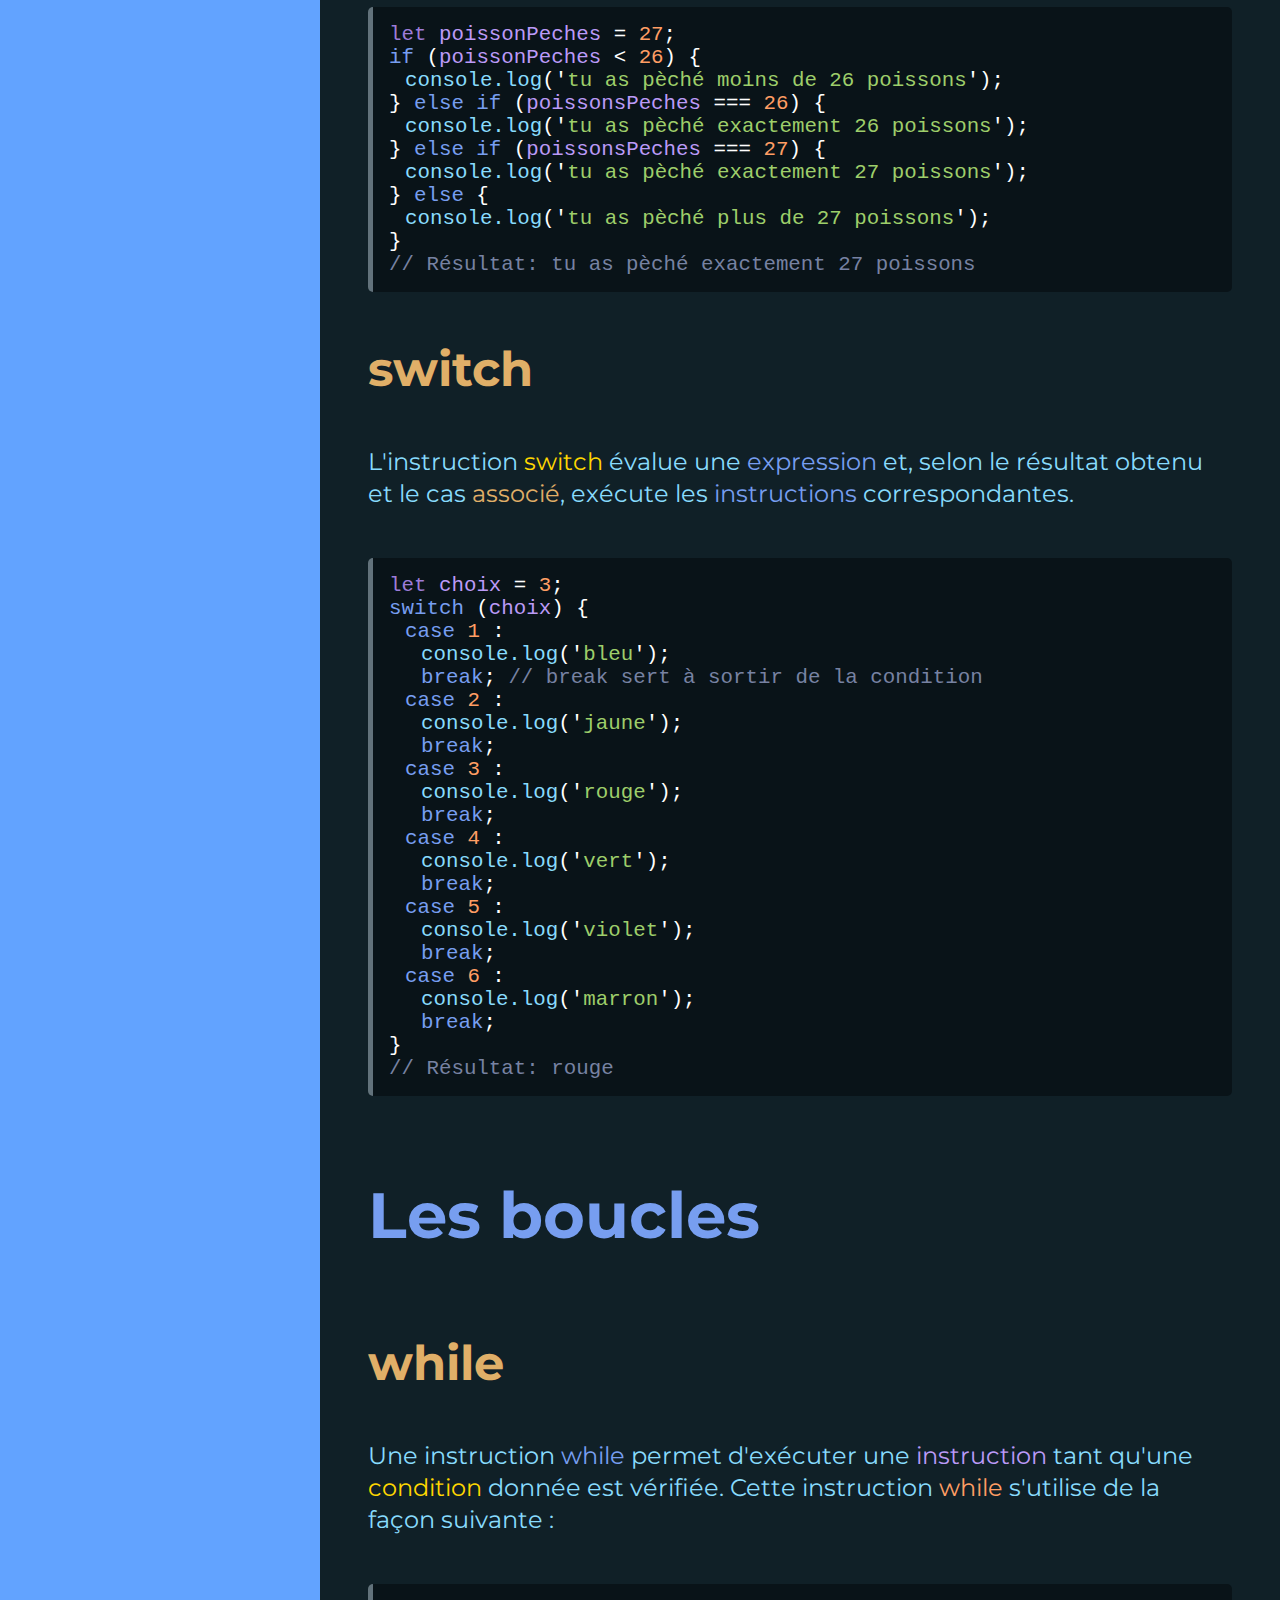
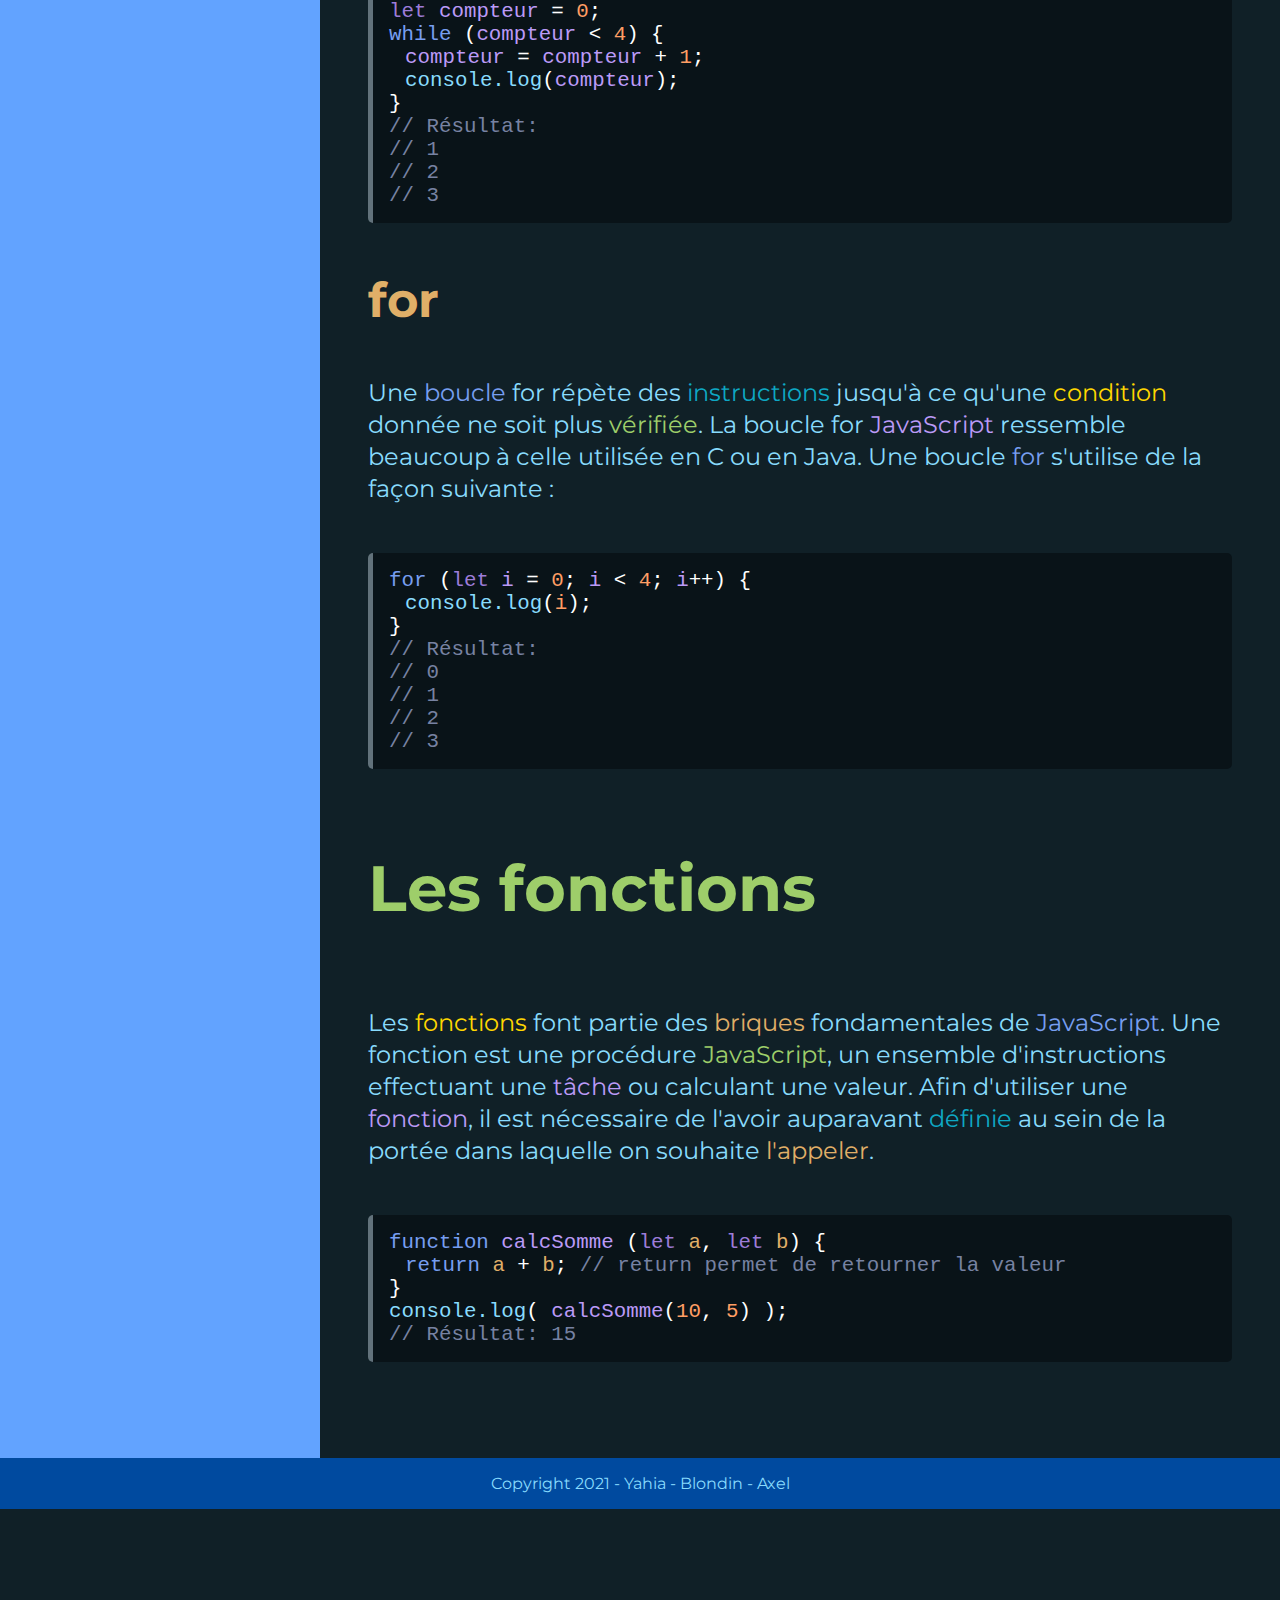
<file: projets/group-project/javascript.html>
<!DOCTYPE html>
<html lang="fr">

<head>
    <meta charset="UTF-8">
    <meta http-equiv="X-UA-Compatible" content="IE=edge">
    <meta name="viewport" content="width=device-width, initial-scale=1.0">
    <link rel="stylesheet" href="./assets/css/style.css">
    <link rel="stylesheet" href="./assets/css/animations.css">
    <link rel="preconnect" href="https://fonts.googleapis.com">
    <link rel="preconnect" href="https://fonts.gstatic.com" crossorigin>
    <link href="https://fonts.googleapis.com/css2?family=Montserrat:wght@300;400;700&display=swap" rel="stylesheet">
    <link rel="stylesheet" href="./assets/css/javascript.css">
    <link rel="shortcut icon" type="image/png" href="./assets/img/champi.png"/>
    <link rel="stylesheet" href="./assets/css/responsive.css">
    <script src="./assets/js/index.js" defer></script>
    <title>( JAVASCRIPT )</title>
</head>

<body>
    <header>
        <h1>
            ( JAVASCRIPT )
        </h1>
    </header>
    <nav>
        <ul>
            <a href="./index.html">
                <li>" ACCUEIL "</li>
            </a>
            <a href="./html.html">
                <li>&lt; HTML /&gt;</li>
            </a>
            <a href="./css.html">
                <li>{ CSS; }</li>
            </a>
            <a href="./javascript.html">
                <li id="active">( JAVASCRIPT )</li>
            </a>
        </ul>
    </nav>
    <div class="container">
        <aside>
            <ul>
                <h4><a href="./index.html">Acceuil</a></h4>
                <li><a href="./index.html#aDev">- Le développement</a></li>
                <li><a href="./index.html#aFrontBack">- FrontEnd et BackEnd</a></li>
                <li><a href="./index.html#aOutLang">- Outils et Langages</a></li>
                <h4><a href="./html.html">HTML</a></h4>
                <li><a href="./html.html#hQq">- Qu'es que le HTML</a></li>
                <li><a href="./html.html#hAqs">- A quoi ca sert</a></li>
                <li><a href="./html.html#hOdh">- Les origines du HTML</a></li>
                <h4><a href="./css.html">CSS</a></h4>
                <li><a href="./css.html#cQq">- Qu'es que le CSS</a></li>
                <li><a href="./css.html#cHdc">- L'histoire du CSS</a></li>
                <li><a href="./css.html#cAqs">- A quoi ca sert</a></li>
                <h4><a href="./javascript.html">JavaScript</a></h4>
                <li><a href="./javascript.html#jQq">- Qu'es que le JavaScript</a></li>
                <li><a href="./javascript.html#jV">- Les variables</a></li>
                <li><a href="./javascript.html#jC">- Les conditions</a></li>
                <li><a href="./javascript.html#jB">- Les boucles</a></li>
                <li><a href="./javascript.html#jF">- Les fonctions</a></li>
            </ul>
        </aside>
        <main>
            <section>
                <h2 id="jQq"><span class="pink-dark">const</span> <span class="pink">quesQue</span> = <span
                        class="yellow">(</span> <span class="light">JAVASCRIPT</span> <span class="yellow">)</span></h2>
                <p> <span class="green">JavaScript</span> est un <span class="beige">langage de programmation</span> qui
                    ajoute de l'interactivité à votre <span class="blue">site web</span> <span
                        class="yellow">(</span>par
                    exemple : <span class="pink">jeux</span>, réponses quand on <span class="turquoise">clique</span>
                    sur un bouton ou des <span class="pink-dark">données</span> entrées dans des formulaires,
                    composition <span class="blue">dynamique</span>, animations<span class="yellow">)</span>.</p>
            </section>
            <section>
                <h2 id="jV"><span class="yellow">Les variables</span></h2>
                <p>Une variable est un <span class="blue">conteneur</span> pour une valeur, tel un <span
                        class="beige">nombre</span> à utiliser pour une <span class="turquoise">addition</span>, ou une
                    chaîne <span class="pink">devant</span> faire partie d'une phrase. Mais un <span
                        class="yellow">aspect</span> spécial des <span class="blue-light">variables</span> est que les
                    valeurs contenues peuvent changer. Voyons un <span class="green">exemple</span> simple :</p>
                <div>
                    <div class="code">
                        <span class="pink-dark">let</span> <span class="pink">age</span> = <span
                            class="orange">23</span>; <br>
                        <span class="pink-dark">let</span> <span class="pink">mom</span> = '<span
                            class="green">Axel</span>'; <br>
                        <span class="pink">age</span> = <span class="pink">age</span> + <span class="orange">1</span>;
                        <span class="blue-light">// 24</span> <br>
                        <span class="pink-dark">let</span> <span class="pink">phrase</span> = <span
                            class="pink">nom</span> + ' <span class="green">a</span> ' + <span class="pink">age</span> +
                        ' <span class="green">ans</span>'; <span class="blue-light">// 'Axel a 24 ans'</span>
                    </div>
            </section>
            <section>
                <h2 id="jC"><span class="pink">Les conditions</span></h2>
                <h3><span class="beige">if ... else</span></h3>
                <p>L'instruction <span class="blue">if</span> exécute une <span class="orange">instruction</span> si une
                    condition donnée est <span class="green">vraie</span> ou équivalente à vrai. Si la <span
                        class="pink">condition</span> n'est pas vérifiée, il est <span class="turquoise">possible</span>
                    d'utiliser une autre instruction.</p>
                <p><span class="blue-light">Exemple 1:</span></p>
                <div class="code">
                    <span class="pink-dark">let</span> <span class="pink">axelEstBeau</span> = <span
                        class="orange">true</span>; <br>
                    <span class="blue">if</span> (<span class="pink">axelEstBeau</span> = <span
                        class="orange">true</span>) { <br>
                    <span class="tab"></span><span class="light">console.log</span>("<span class="green">c'est
                        vrai</span>"); <br>
                    } <span class="blue">else</span> { <br>
                    <span class="tab"></span><span class="light">console.log</span>("<span class="green">c'est
                        faux</span>"); <br>
                    } <br>
                    <span class="blue-light">// Résultat: c'est vrai</span> <br><br><br>
                    <span class="pink-dark">let</span> <span class="pink">axelEstBeau</span> = <span
                        class="orange">false</span>; <br>
                    <span class="blue">if</span> (<span class="pink">axelEstBeau</span> = <span
                        class="orange">true</span>) { <br>
                    <span class="tab"></span><span class="light">console.log</span>("<span class="green">c'est
                        vrai</span>"); <br>
                    } <span class="blue">else</span> { <br>
                    <span class="tab"></span><span class="light">console.log</span>("<span class="green">c'est
                        faux</span>"); <br>
                    } <br>
                    <span class="blue-light">// Résultat: c'est faux</span>
                </div>
                <p><span class="blue-light">Exemple 2:</span></p>
                <div class="code">
                    <span class="pink-dark">let</span> <span class="pink">age</span> = <span class="orange">16</span>;
                    <br>
                    <span class="blue">if</span> (<span class="pink">age</span> &lt; <span class="orange">18</span>) {
                    <br>
                    <span class="tab"></span><span class="light">console.log</span>("<span class="green">tu est
                        mineur</span>"); <br>
                    } <span class="blue">else</span> { <br>
                    <span class="tab"></span><span class="light">console.log</span>("<span class="green">tu est
                        majeur</span>"); <br>
                    } <br>
                    <span class="blue-light">// Résultat: tu est majeur</span> <br><br><br>
                    <span class="pink-dark">let</span> <span class="pink">age</span> = <span class="orange">64</span>;
                    <br>
                    <span class="blue">if</span> (<span class="pink">age</span> &lt; <span class="orange">18</span>) {
                    <br>
                    <span class="tab"></span><span class="light">console.log</span>("<span class="green">tu est
                        mineur</span>"); <br>
                    } <span class="blue">else</span> { <br>
                    <span class="tab"></span><span class="light">console.log</span>("<span class="green">tu est
                        majeur</span>"); <br>
                    } <br>
                    <span class="blue-light">// Résultat: tu est mineur</span>
                </div>
                <h3><span class="beige">if ... else if ... else</span></h3>
                <p>Bien qu'il n'y ait pas de <span class="green">mot-clé</span> elseif dans le langage <span
                        class="yellow">JavaScript</span>, il est possible d'imbriquer des
                    <span class="blue">instructions</span> if...else à la suite les une des autres en plaçant un <span
                        class="pink">espace</span> entre else et le début de
                    l'instruction if <span class="beige">imbriquée</span> :
                </p>
                <div class="code">
                    <span class="pink-dark">let</span> <span class="pink">poissonPeches</span> = <span
                        class="orange">27</span>; <br>
                    <span class="blue">if</span> (<span class="pink">poissonPeches</span> &lt; <span
                        class="orange">26</span>) { <br>
                    <span class="tab"></span><span class="light">console.log</span>('<span class="green">tu as pèché
                        moins de 26
                        poissons</span>'); <br>
                    } <span class="blue">else if</span> (<span class="pink">poissonsPeches</span> === <span
                        class="orange">26</span>) { <br>
                    <span class="tab"></span><span class="light">console.log</span>('<span class="green">tu as pèché
                        exactement 26
                        poissons</span>'); <br>
                    } <span class="blue">else if</span> (<span class="pink">poissonsPeches</span> === <span
                        class="orange">27</span>) { <br>
                    <span class="tab"></span><span class="light">console.log</span>('<span class="green">tu as pèché
                        exactement 27
                        poissons</span>'); <br>
                    } <span class="blue">else</span> { <br>
                    <span class="tab"></span><span class="light">console.log</span>('<span class="green">tu as pèché
                        plus de 27
                        poissons</span>'); <br>
                    } <br>
                    <span class="blue-light">// Résultat: tu as pèché exactement 27 poissons</span>
                </div>
                <h3><span class="beige">switch</span></h3>
                <p>L'instruction <span class="yellow">switch</span> évalue une <span class="blue">expression</span> et,
                    selon le résultat obtenu et le cas <span class="beige">associé</span>, exécute
                    les <span class="blue">instructions</span> correspondantes.</p>
                <div class="code">
                    <span class="pink-dark">let</span> <span class="pink">choix</span> = <span class="orange">3</span>;
                    <br>
                    <span class="blue">switch</span> (<span class="pink">choix</span>) { <br>
                    <span class="tab"></span><span class="blue">case</span> <span class="orange">1</span> : <br>
                    <span class="tab"></span><span class="tab"></span><span class="light">console.log</span>('<span
                        class="green">bleu</span>'); <br>
                    <span class="tab"></span><span class="tab"></span><span class="blue">break</span>; <span
                        class="blue-light">// break sert à sortir de la condition</span><br>
                    <span class="tab"></span><span class="blue">case</span> <span class="orange">2</span> : <br>
                    <span class="tab"></span><span class="tab"></span><span class="light">console.log</span>('<span
                        class="green">jaune</span>'); <br>
                    <span class="tab"></span><span class="tab"></span><span class="blue">break</span>; <br>
                    <span class="tab"></span><span class="blue">case</span> <span class="orange">3</span> : <br>
                    <span class="tab"></span><span class="tab"></span><span class="light">console.log</span>('<span
                        class="green">rouge</span>'); <br>
                    <span class="tab"></span><span class="tab"></span><span class="blue">break</span>; <br>
                    <span class="tab"></span><span class="blue">case</span> <span class="orange">4</span> : <br>
                    <span class="tab"></span><span class="tab"></span><span class="light">console.log</span>('<span
                        class="green">vert</span>'); <br>
                    <span class="tab"></span><span class="tab"></span><span class="blue">break</span>; <br>
                    <span class="tab"></span><span class="blue">case</span> <span class="orange">5</span> : <br>
                    <span class="tab"></span><span class="tab"></span><span class="light">console.log</span>('<span
                        class="green">violet</span>'); <br>
                    <span class="tab"></span><span class="tab"></span><span class="blue">break</span>; <br>
                    <span class="tab"></span><span class="blue">case</span> <span class="orange">6</span> : <br>
                    <span class="tab"></span><span class="tab"></span><span class="light">console.log</span>('<span
                        class="green">marron</span>'); <br>
                    <span class="tab"></span><span class="tab"></span><span class="blue">break</span>; <br>
                    } <br>
                    <span class="blue-light">// Résultat: rouge</span>
                </div>
            </section>
            <section>
                <h2 id="jB"><span class="blue">Les boucles</span></h2>
                <h3><span class="beige">while</span></h3>
                <p>Une instruction <span class="blue">while</span> permet d'exécuter une <span
                        class="pink">instruction</span> tant qu'une <span class="yellow">condition</span> donnée est
                    vérifiée.
                    Cette instruction <span class="orange">while</span> s'utilise de la façon suivante :</p>
                <div class="code">
                    <span class="pink-dark">let</span> <span class="pink">compteur</span> = <span
                        class="orange">0</span>; <br>
                    <span class="blue">while</span> (<span class="pink">compteur</span> &lt; <span
                        class="orange">4</span>) { <br>
                    <span class="tab"></span><span class="pink">compteur</span> = <span class="pink">compteur</span> +
                    <span class="orange">1</span>; <br>
                    <span class="tab"></span><span class="light">console.log</span>(<span class="pink">compteur</span>);
                    <br>
                    } <br>
                    <span class="blue-light">
                        // Résultat: <br>
                        // 1 <br>
                        // 2 <br>
                        // 3 <br>
                    </span>
                </div>
                <h3><span class="beige">for</span></h3>
                <p>Une <span class="blue">boucle</span> for répète des <span class="turquoise">instructions</span>
                    jusqu'à ce qu'une <span class="yellow">condition</span> donnée ne soit plus <span
                        class="green">vérifiée</span>. La
                    boucle for <span class="pink">JavaScript</span> ressemble beaucoup à celle utilisée en C ou en Java.
                    Une boucle <span class="blue">for</span> s'utilise
                    de la façon suivante :</p>
                <div class="code">
                    <span class="blue">for</span> (<span class="pink-dark">let</span> <span class="pink">i</span> =
                    <span class="orange">0</span>; <span class="pink">i</span> &lt; <span class="orange">4</span>; <span
                        class="pink">i</span>++) { <br>
                    <span class="tab"></span><span class="light">console.log</span>(<span class="orange">i</span>); <br>
                    } <br>
                    <span class="blue-light">
                        // Résultat: <br>
                        // 0 <br>
                        // 1 <br>
                        // 2 <br>
                        // 3 <br>
                    </span>
                </div>
            </section>
            <section>
                <h2 id="jF"><span class="green">Les fonctions</span></h2>
                <p>Les <span class="yellow">fonctions</span> font partie des <span class="beige">briques</span>
                    fondamentales de <span class="blue">JavaScript</span>. Une fonction est une procédure <span
                        class="green">JavaScript</span>, un ensemble d'instructions effectuant une <span
                        class="pink">tâche</span> ou calculant une valeur. Afin d'utiliser une <span
                        class="pink">fonction</span>, il est nécessaire de l'avoir auparavant <span
                        class="turquoise">définie</span> au sein de la portée dans laquelle on souhaite <span
                        class="beige">l'appeler</span>.</p>
                <div class="code">
                    <span class="blue">function</span> <span class="pink">calcSomme</span> (<span class="pink-dark">let</span> <span class="beige">a</span>, <span class="pink-dark">let</span> <span class="beige">b</span>) { <br>
                    <span class="tab"></span>    <span class="blue">return</span> <span class="beige">a</span> + <span class="beige">b</span>; <span class="blue-light">// return permet de retourner la valeur</span> <br>
                    } <br>
                    <span class="light">console.log</span>( <span class="pink">calcSomme</span>(<span class="orange">10</span>, <span class="orange">5</span>) ); <br>
                    <span class="blue-light">// Résultat: 15</span>
                </div>
            </section>
        </main>
    </div>
    <footer id="footer">
        <p>Copyright 2021 - Yahia - Blondin - Axel</p>
    </footer>
    <button id="btn-hack">hack</button>
</body>

</html>

<!-- 15/10/21 -->
</file>
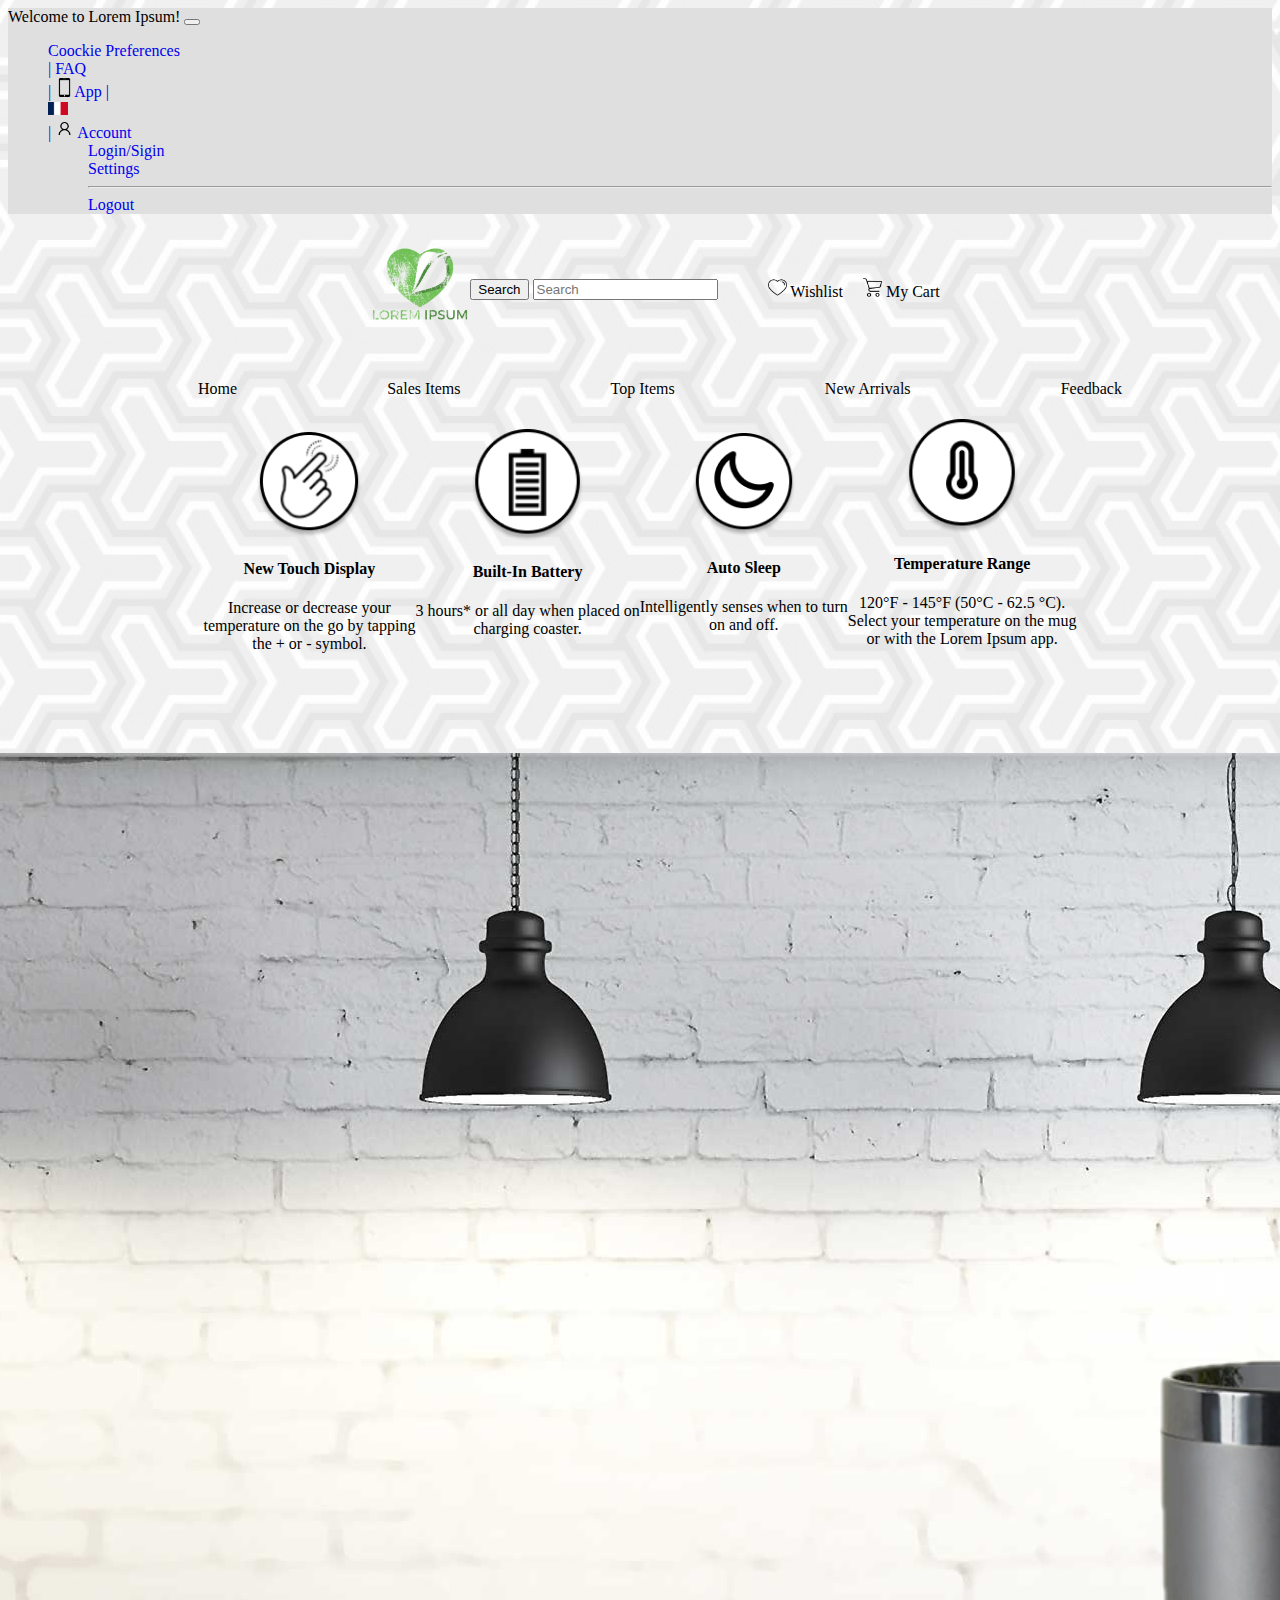
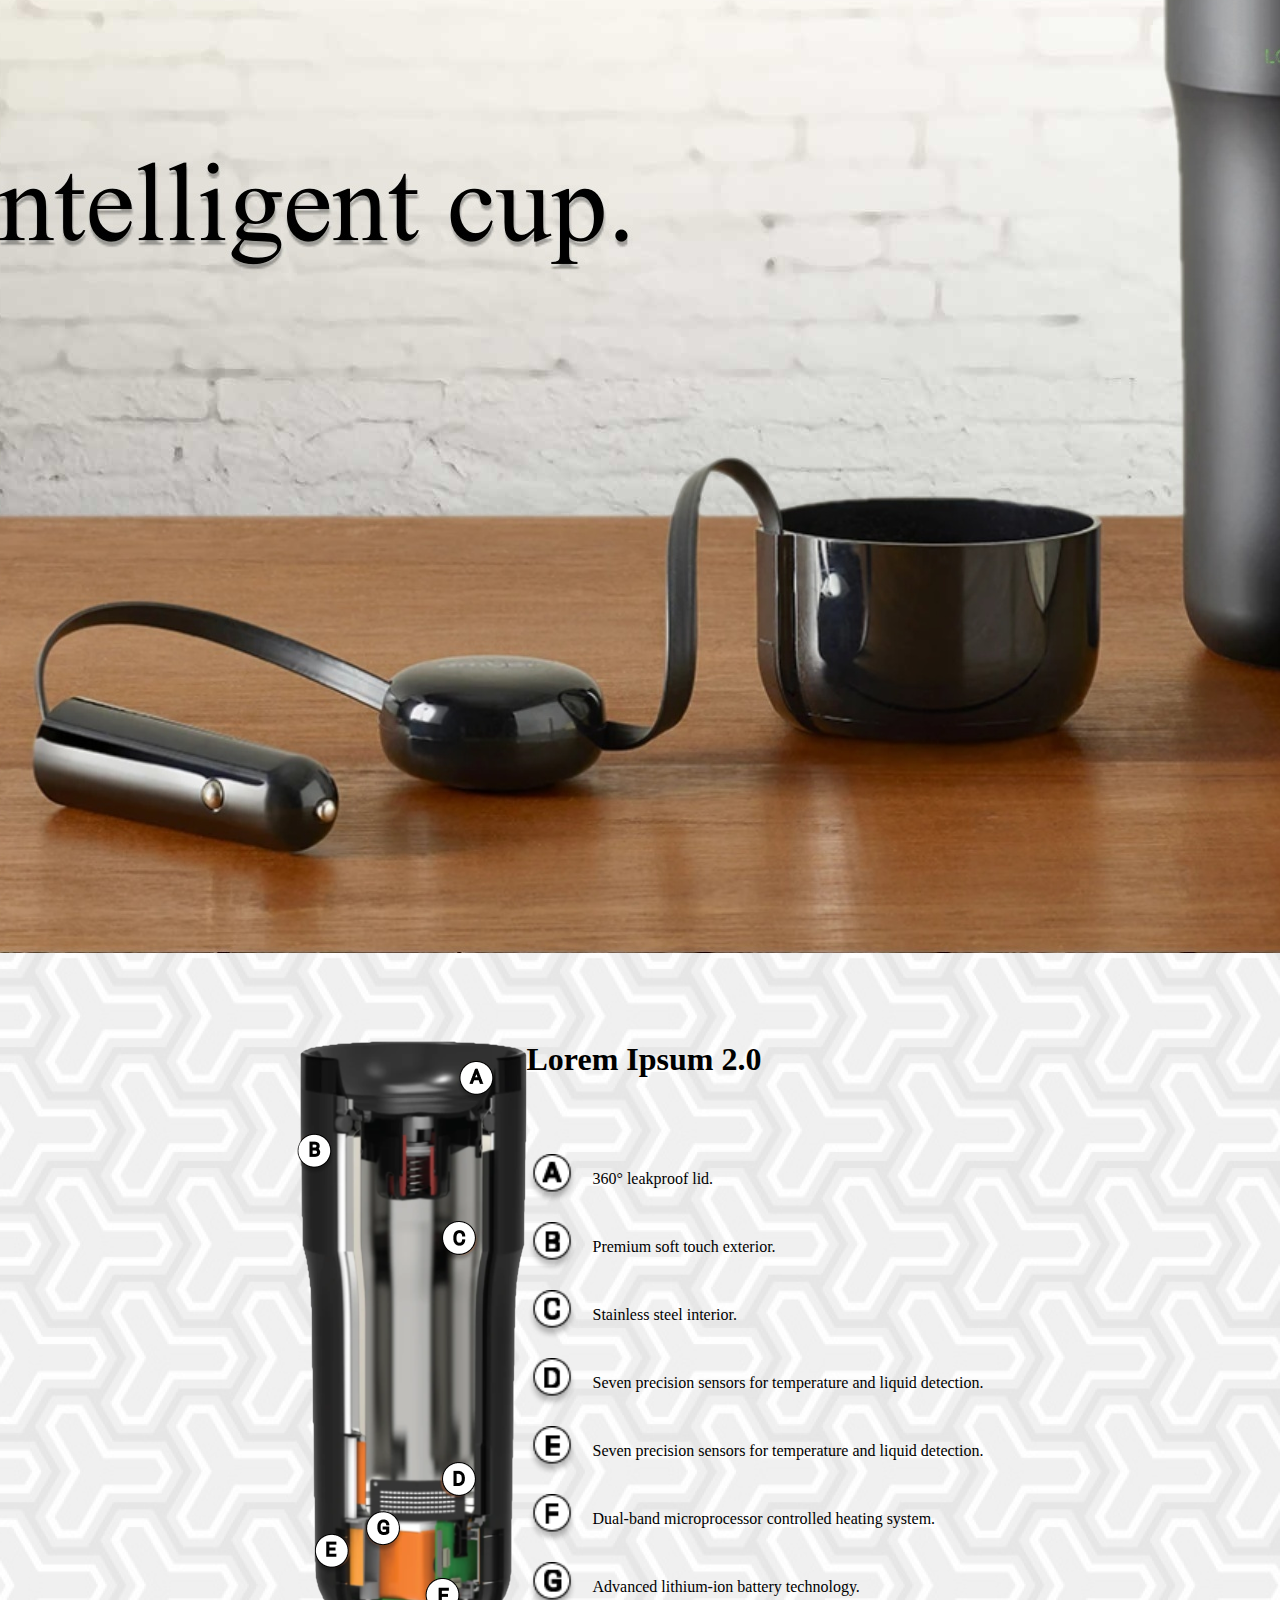
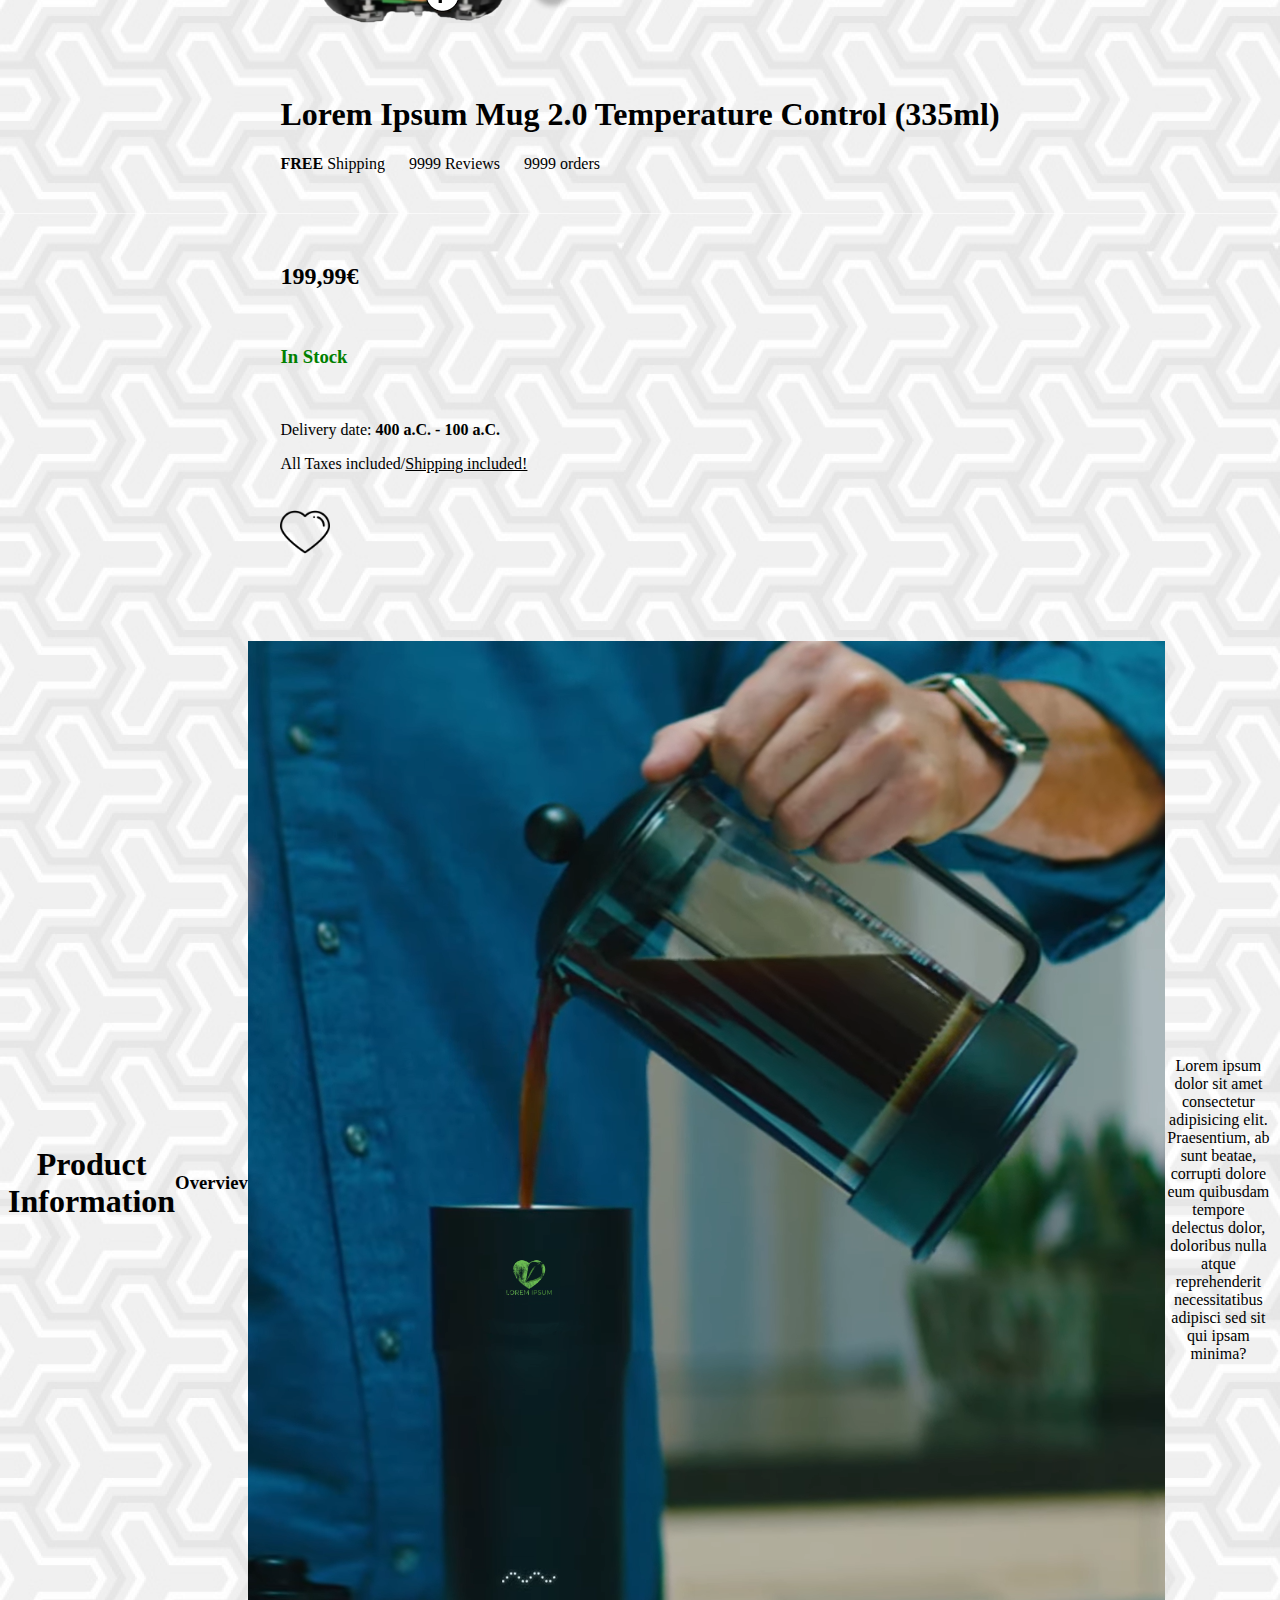
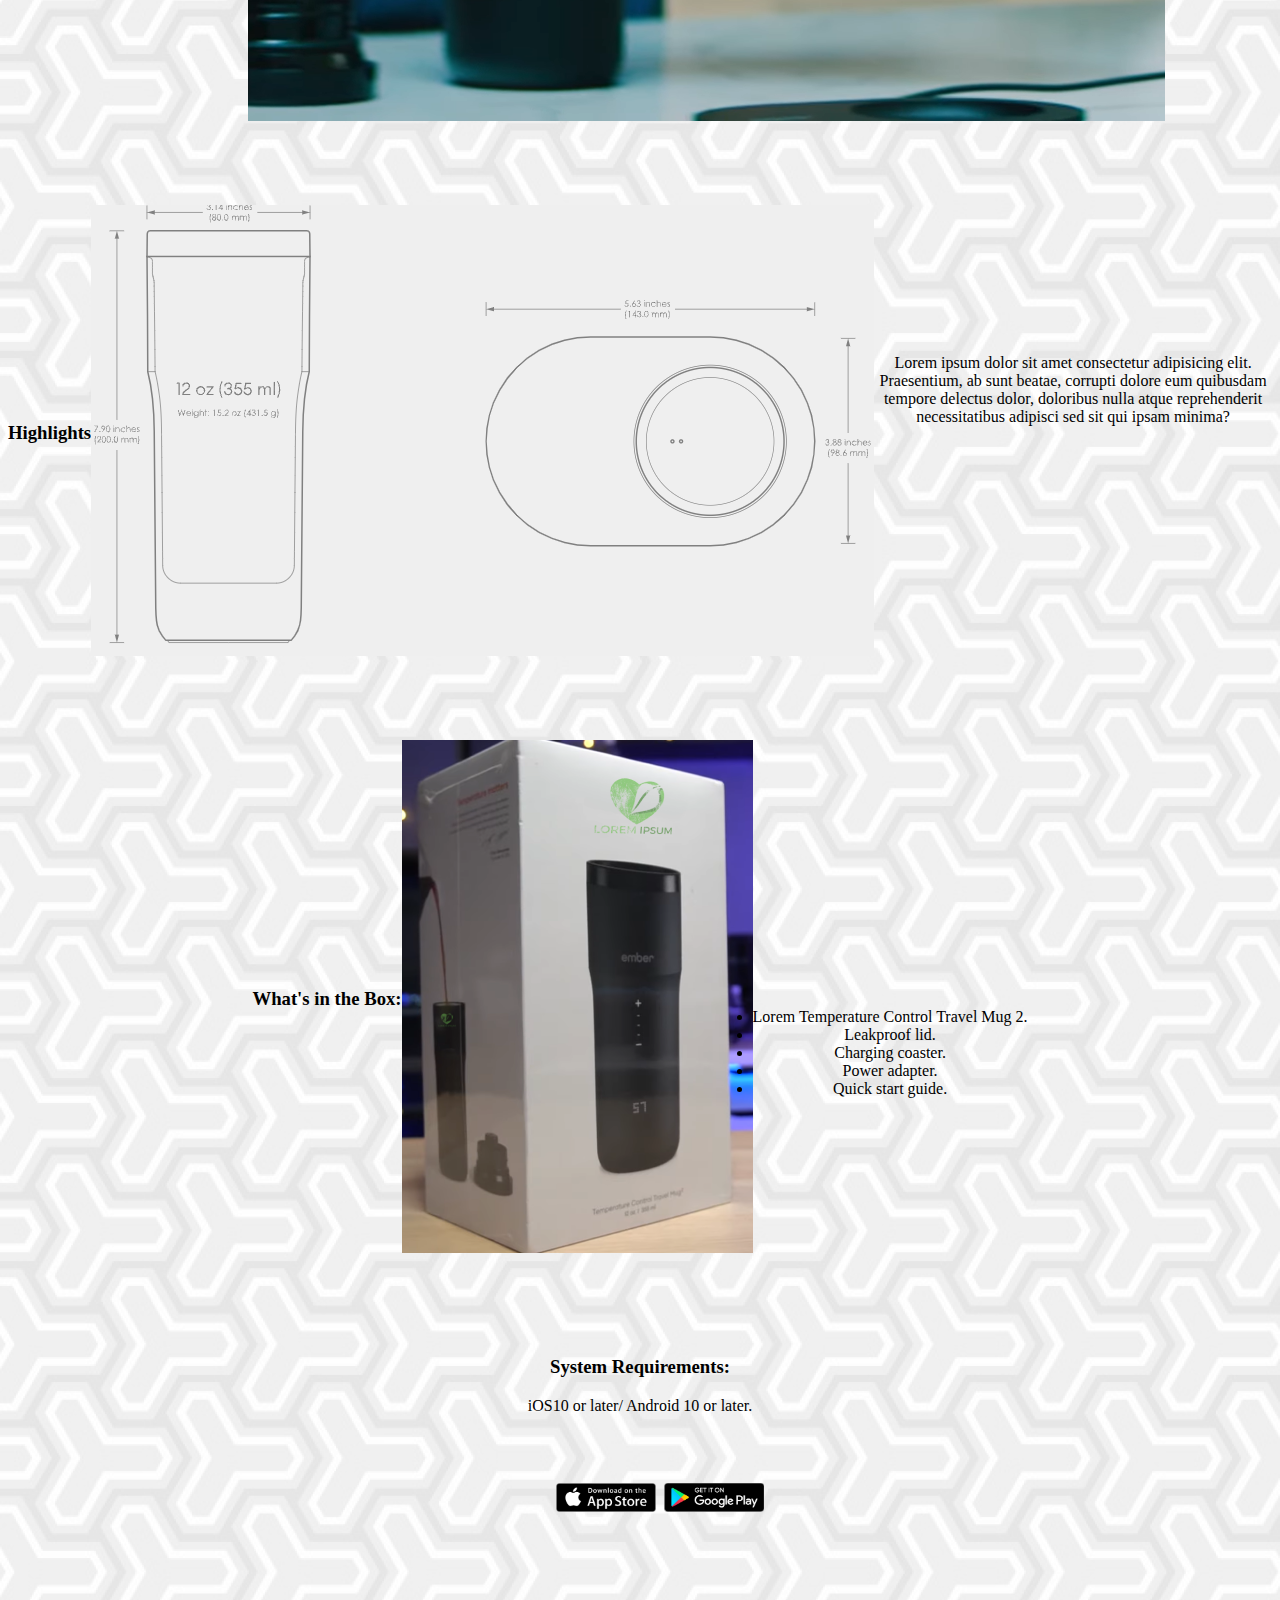
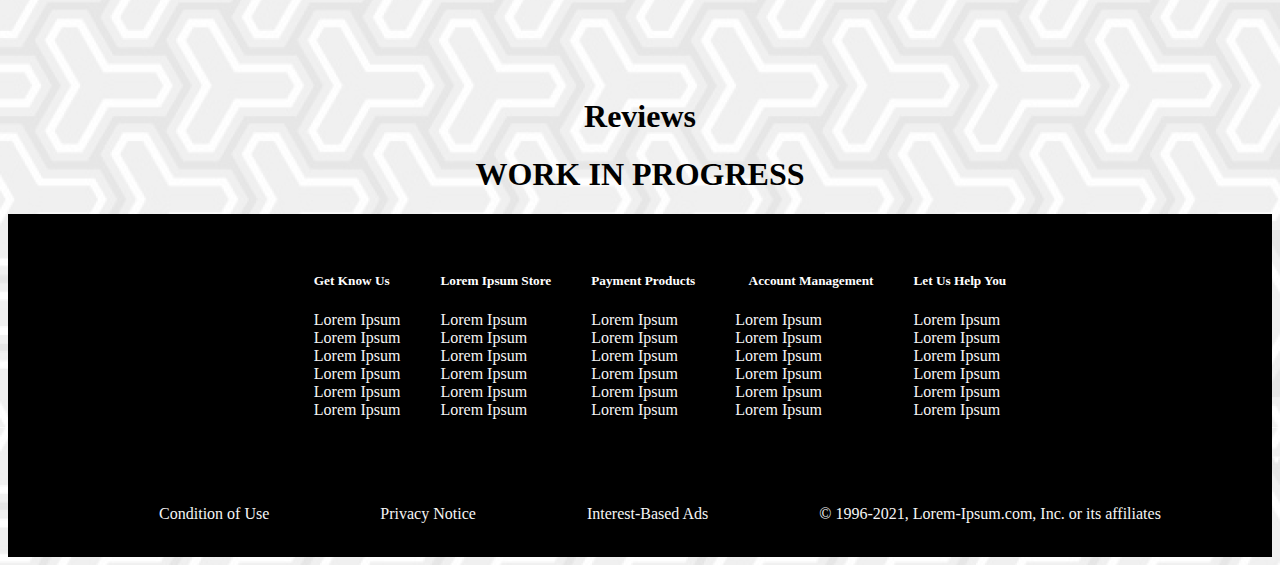
<file: projets/dropshipping/views/dropshipping.html>
<!DOCTYPE html>
<html lang="en">

<head>
    <meta charset="UTF-8">
    <meta http-equiv="X-UA-Compatible" content="IE=edge">
    <meta name="viewport" content="width=device-width, initial-scale=1.0">
    <link rel="shortcut icon" type="image/ico" href="/projets/dropshipping/assets/img/logo.ico"/>
    <link rel="stylesheet" href="/projets/dropshipping/assets/style/style.css">
    <link href="https://cdn.jsdelivr.net/npm/bootstrap@5.1.2/dist/css/bootstrap.min.css" rel="stylesheet"
        integrity="sha384-uWxY/CJNBR+1zjPWmfnSnVxwRheevXITnMqoEIeG1LJrdI0GlVs/9cVSyPYXdcSF" crossorigin="anonymous">
    <script src="https://cdn.jsdelivr.net/npm/bootstrap@5.1.2/dist/js/bootstrap.bundle.min.js"
        integrity="sha384-kQtW33rZJAHjgefvhyyzcGF3C5TFyBQBA13V1RKPf4uH+bwyzQxZ6CmMZHmNBEfJ"
        crossorigin="anonymous"></script>
    <title>Lorem Ipsum 2.0</title>
</head>

<body>
    <!-- navbar -->
    <nav class="navbar navbar-expand-lg navbar-light bg-light">
        <div class="container-fluid" id="colorbar" width: 100%;>
            <a class="navbar-brand">Welcome to Lorem Ipsum!</a>
            <button class="navbar-toggler" type="button" data-bs-toggle="collapse"
                data-bs-target="#navbarSupportedContent" aria-controls="navbarSupportedContent" aria-expanded="false"
                aria-label="Toggle navigation">
                <span class="navbar-toggler-icon"></span>
            </button>
            <div class="d-flex flex-row-reverse">
                <div class="collapse navbar-collapse" id="navbarSupportedContent">
                    <ul class="navbar-nav me-auto mb-2 mb-lg-0">
                        <li class="nav-item"><a class="nav-link active" aria-current="page" href="#">Coockie
                                Preferences</a></li>
                        <li class="nav-item"><a class="nav-link active" href="#">| FAQ </a></li>
                        <li class="nav-item"><a class="nav-link active" href="#">| <img
                                    src="/projets/dropshipping/assets/img/logo/smartphone-call.png" alt="smartphone" width="19px">App |</a>
                        </li>
                        <li class="nav-item"><a class="nav-link active" href="#"><img src="/projets/dropshipping/assets/img/logo/france .png"
                                    alt="france" width="20px"></a></li>
                        <li class="nav-item dropdown">
                            <a class="nav-link dropdown-toggle" href="#" id="navbarDropdown" role="button"
                                data-bs-toggle="dropdown" aria-expanded="false">
                                | <img src="/projets/dropshipping/assets/img/logo/user.png" alt="france" width="19px"> Account</a>
                            <ul class="dropdown-menu" aria-labelledby="navbarDropdown">
                                <li><a class="dropdown-item" href="#">Login/Sigin</a></li>
                                <li><a class="dropdown-item" href="#">Settings</a></li>
                                <li>
                                    <hr class="dropdown-divider">
                                </li>
                                <li><a class="dropdown-item" href="#">Logout</a></li>
                            </ul>
                    </ul>
                </div>
            </div>
    </nav>
    <div class="container">
        <div class="row">
            <div class="col-sm-2">
                <img src="/projets/dropshipping/assets/img/logo/logo.png" alt="logo" width="100px">
            </div>
            <div class="col-sm-7">
                <form class="d-flex">
                    <button class="btn btn-outline-dark" type="submit">Search</button>
                    <input class="form-control me-2" type="search" placeholder="Search" aria-label="Search">
                </form>
            </div>
            <div class="col-sm-3">
                <ul class="navbar-nav me-auto mb-2 mb-lg-0">
                    <li><a class="color" href="#"><img src="/projets/dropshipping/assets/img/logo/wishlist.png" alt="smartphone"
                                width="19px">
                            Wishlist</a></li>
                    <li><a class="color" href="#"><img src="/projets/dropshipping/assets/img/logo/cart.png" alt="smartphone" width="19px"> My
                            Cart</a>
                    </li>
                </ul>
            </div>
        </div>
    </div>
    <!-- second navabar -->
    <div>
        <ul class="secondBar">
            <li><a class="color" href="#">Home</a></li>
            <li><a class="color" href="#">Sales Items</a></li>
            <li><a class="color" href="#">Top Items</a></li>
            <li><a class="color" href="#">New Arrivals</a></li>
            <li><a class="color" href="#">Feedback</a></li>
        </ul>
    </div>
    <!-- slider -->
    <div class="powr-multi-slider" id="597cb4ff_1636538788"></div>
    <script src="https://www.powr.io/powr.js?platform=html"></script>
    <!-- first products info -->
    <div class="container1">
        <div class="row">
            <div class="col-sm-3">
                <br>
                <img src="/projets/dropshipping/assets/img/infoButton/touch.png" alt="touch" class="center">
                <h4 class="text">New Touch Display</h4>
                <p class="text">Increase or decrease your <br> temperature on the go by tapping <br> the + or - symbol.
                </p>
            </div>
            <div class="col-sm-3">
                <img src="/projets/dropshipping/assets/img/infoButton/charge.png" alt="charge" class="center">
                <h4 class="text">Built-In Battery</h4>
                <p class="text">3 hours* or all day when placed on <br> charging coaster.</p>
            </div>
            <div class="col-sm-3">
                <img src="/projets/dropshipping/assets/img/infoButton/sleep.png" alt="sleep" class="center">
                <h4 class="text">Auto Sleep</h4>
                <p class="text">Intelligently senses when to turn <br> on and off.</p>
            </div>
            <div class="col-sm-3">
                <img src="/projets/dropshipping/assets/img/infoButton/temperature.png" alt="temperature" class="center">
                <h4 class="text">Temperature Range</h4>
                <p class="text">120°F - 145°F (50°C - 62.5 °C). <br> Select your temperature on the mug <br> or with the
                    Lorem Ipsum app.</p>
            </div>
        </div>
    </div>
    <div class="container" id="precisionOne">
        <div class="row">
            <div class="col-sm-6">
                <br>
                <br>
                <img src="/projets/dropshipping/assets/img/content/first.jpg" class="img-fluid mt-6" alt="first" max-width: 100%; height: auto;>
            </div>
            <div class="col-sm-6">
                <h1>Precision in the palm of your hands</h1>
                <br>
                <br>
                <p>Lorem Ipsum 2.0 is smarter than your thermos
                    because it is a connected device.
                    Use the Lorem Ipsum app to set your temperature,
                    customize presets for your favorite drinks,
                    receive notifications when your desired temperature is reached,
                    personalize your mug and more.
                </p>
            </div>
        </div>
    </div>
    <!-- second product info -->
    <div class="container">
        <div class="row">
            <div class="col">
                <br>
                <br>
                <img src="/projets/dropshipping/assets/img/content/dettagli.png" class="img-fluid mt-6" alt="first" max-width: 100%; height: auto;>
            </div>
            <div class="col">
                <h1 class="title">Lorem Ipsum 2.0</h1>
                <br>
                <br>
                <br>
                <div class="test">
                    <img src="/projets/dropshipping/assets/img/letters/a.png" class="img-fluid mt-6" alt="first" width="50px" height: auto;>
                    <p>&nbsp;&nbsp;&nbsp;&nbsp;360° leakproof lid.</p>
                </div>
                <br>
                <div class="test">
                    <img src="/projets/dropshipping/assets/img/letters/b.png" class="img-fluid mt-6" alt="first" width="50px" height: auto;>
                    <p>&nbsp;&nbsp;&nbsp;&nbsp;Premium soft touch exterior.</p>
                </div>
                <br>
                <div class="test">
                    <img src="/projets/dropshipping/assets/img/letters/c.png" class="img-fluid mt-6" alt="first" width="50px" height: auto;>
                    <p>&nbsp;&nbsp;&nbsp;&nbsp;Stainless steel interior.</p>
                </div>
                <br>
                <div class="test">
                    <img src="/projets/dropshipping/assets/img/letters/d.png" class="img-fluid mt-6" alt="first" width="50px" height: auto;>
                    <p>&nbsp;&nbsp;&nbsp;&nbsp;Seven precision sensors for temperature and liquid detection.</p>
                </div>
                <br>
                <div class="test">
                    <img src="/projets/dropshipping/assets/img/letters/e.png" class="img-fluid mt-6" alt="first" width="50px" height: auto;>
                    <p>&nbsp;&nbsp;&nbsp;&nbsp;Seven precision sensors for temperature and liquid detection.</p>
                </div>
                <br>
                <div class="test">
                    <img src="/projets/dropshipping/assets/img/letters/f.png" class="img-fluid mt-6" alt="first" width="50px" height: auto;>
                    <p>&nbsp;&nbsp;&nbsp;&nbsp;Dual-band microprocessor controlled heating system.</p>
                </div>
                <br>
                <div class="test">
                    <img src="/projets/dropshipping/assets/img/letters/g.png" class="img-fluid mt-6" alt="first" width="50px" height: auto;>
                    <p>&nbsp;&nbsp;&nbsp;&nbsp;Advanced lithium-ion battery technology.</p>
                </div>
            </div>
        </div>
    </div>
    <!-- buy product -->
    <div class="row">
        <div class="col-sm-4">
            <div class="powr-multi-slider" id="fb613d83_1636724438"></div>
            <script src="https://www.powr.io/powr.js?platform=html"></script>
        </div>
        <div class="col-sm-5">
            <h1>Lorem Ipsum Mug 2.0 Temperature Control (335ml)</h1>
            <p><b>FREE</b> Shipping &nbsp;&nbsp;&nbsp;&nbsp; 9999 Reviews &nbsp;&nbsp;&nbsp;&nbsp; 9999 orders</p>
            <br>
            <br>
            <br>
            <h2>199,99€</h2>
            <br>
            <h3 class="stock">In Stock</h3>
            <br>
            <p>Delivery date: <b>400 a.C. - 100 a.C.</b></p>
            <p>All Taxes included/<u>Shipping included!</u></p>
            <br>
            <div class="flex-container">
                <div>
                    <img src="/projets/dropshipping/assets/img/logo/wishlist.png" class="img-fluid mt-6" alt="first" width="50px">
                </div>
                &nbsp;&nbsp;&nbsp;&nbsp;&nbsp;&nbsp;&nbsp;&nbsp;
                <div>
                    <div class="powr-paypal-button" id="09bb93cd_1636539671"></div>
                    <script src="https://www.powr.io/powr.js?platform=html"></script>
                </div>
            </div>
        </div>
    </div>
    <!-- product info 3 -->
    <div class="row" id="info">
        <h1>Product Information</h1>
        <br>
        <br>
        <br>
        <h3>Overviev</h3>
        <br>
        <br>
        <div class="col-sm-3">
            <img src="/projets/dropshipping/assets/img/product/productInfo.png" class="img-fluid mt-6" alt="first" max-width: 100%; height: auto;>
        </div>
        <div class="col-sm-6">
            <br>
            <br>
            <br>
            <p>Lorem ipsum dolor sit amet consectetur adipisicing elit. Praesentium, ab sunt beatae, corrupti dolore eum
                quibusdam tempore delectus dolor, doloribus nulla atque reprehenderit necessitatibus adipisci sed sit
                qui
                ipsam minima?</p>
        </div>
    </div>
    <div class="row" id="info">
        <h3>Highlights</h3>
        <br>
        <br>
        <div class="col-sm-3">
            <img src="/projets/dropshipping/assets/img/product/highlights.png" class="img-fluid mt-6" alt="first" max-width: 100%; height: auto;>
        </div>
        <div class="col-sm-6">
            <br>
            <br>
            <br>
            <br>
            <br>
            <p class="up">Lorem ipsum dolor sit amet consectetur adipisicing elit. Praesentium, ab sunt beatae, corrupti
                dolore eum
                quibusdam tempore delectus dolor, doloribus nulla atque reprehenderit necessitatibus adipisci sed sit
                qui
                ipsam minima?
            </p>
        </div>
    </div>
    <div class="row" id="info">
        <h3>What's in the Box:</h3>
        <br>
        <br>
        <div class="col-sm-3">
            <img src="/projets/dropshipping/assets/img/product/box.png" class="img-fluid mt-6" alt="first" max-width: 100%; height: auto;>
        </div>
        <div class="col-sm-6">
            <br>
            <br>
            <br>
            <br>
            <br>
            <br>
            <li>Lorem Temperature Control Travel Mug 2.</li>
            <li>Leakproof lid.</li>
            <li>Charging coaster.</li>
            <li>Power adapter.</li>
            <li>Quick start guide.</li>
        </div>
    </div>
    <!-- download app -->
    <div class="row" id="info">
        <div>
            <h3>System Requirements:</h3>
            <p>iOS10 or later/ Android 10 or later.</p>
            <br>
            <br>
            <ul class="secondBar">
                <li><a class="color" href="#"><img src="/projets/dropshipping/assets/img/logo/apple.png" alt="apple" width="100px">&nbsp;&nbsp;<img
                            src="/projets/dropshipping/assets/img/logo/google.png" alt="google" width="100px"></a></li>
            </ul>
        </div>
    </div>
    <br>
    <br>
    <br>
    <br>
    <div class="powr-faq" id="59ae96c9_1636711925"></div>
    <script src="https://www.powr.io/powr.js?platform=html"></script>
    <br>
    <br>
    <br>
    <br>
    <h1 class="reviews">Reviews</h1>
    <h1 style="text-align:center">WORK IN PROGRESS</h1>
    <footer class="footer">
        <br>
        <br>
        <div class="row row-cols-auto">
            <div class="col-2">
                <ul>
                    <h5 class="footerh3">Get Know Us</h5>
                    <li><a class="colorTwo"
                            href="https://www.youtube.com/watch?v=Aw65k1HSe3w&ab_channel=LigaOneIndustry"
                            target="_blank">Lorem Ipsum</a></li>
                    <li><a class="colorTwo" href="#">Lorem Ipsum</a></li>
                    <li><a class="colorTwo" href="#">Lorem Ipsum</a></li>
                    <li><a class="colorTwo" href="#">Lorem Ipsum</a></li>
                    <li><a class="colorTwo" href="#">Lorem Ipsum</a></li>
                    <li><a class="colorTwo" href="#">Lorem Ipsum</a></li>
                </ul>
            </div>
            <div class="col-2">
                <ul>
                    <h5 class="footerh3">Lorem Ipsum Store</h5>
                    <li><a class="colorTwo" href="#">Lorem Ipsum</a></li>
                    <li><a class="colorTwo" href="#">Lorem Ipsum</a></li>
                    <li><a class="colorTwo" href="#">Lorem Ipsum</a></li>
                    <li><a class="colorTwo" href="#">Lorem Ipsum</a></li>
                    <li><a class="colorTwo" href="#">Lorem Ipsum</a></li>
                    <li><a class="colorTwo" href="#">Lorem Ipsum</a></li>
                </ul>
            </div>
            <div class="col-2">
                <ul>
                    <h5 class="footerh3">Payment Products</h5>
                    <li><a class="colorTwo" href="#">Lorem Ipsum</a></li>
                    <li><a class="colorTwo" href="#">Lorem Ipsum</a></li>
                    <li><a class="colorTwo" href="#">Lorem Ipsum</a></li>
                    <li><a class="colorTwo" href="#">Lorem Ipsum</a></li>
                    <li><a class="colorTwo" href="#">Lorem Ipsum</a></li>
                    <li><a class="colorTwo" href="#">Lorem Ipsum</a></li>
                </ul>
            </div>
            <div class="col-2">
                <ul>
                    <h5 class="footerh3">&nbsp;&nbsp;&nbsp;&nbsp;Account Management</h5>
                    <li><a class="colorTwo" href="#">Lorem Ipsum</a></li>
                    <li><a class="colorTwo" href="#">Lorem Ipsum</a></li>
                    <li><a class="colorTwo" href="#">Lorem Ipsum</a></li>
                    <li><a class="colorTwo" href="#">Lorem Ipsum</a></li>
                    <li><a class="colorTwo" href="#">Lorem Ipsum</a></li>
                    <li><a class="colorTwo" href="#">Lorem Ipsum</a></li>
                </ul>
            </div>
            <div class="col-2">
                <ul>
                    <h5 class="footerh3">Let Us Help You</h5>
                    <li><a class="colorTwo" href="#">Lorem Ipsum</a></li>
                    <li><a class="colorTwo" href="#">Lorem Ipsum</a></li>
                    <li><a class="colorTwo" href="#">Lorem Ipsum</a></li>
                    <li><a class="colorTwo" href="#">Lorem Ipsum</a></li>
                    <li><a class="colorTwo" href="#">Lorem Ipsum</a></li>
                    <li><a class="colorTwo" href="#">Lorem Ipsum</a></li>
                </ul>
            </div>
        </div>
        <br>
        <br>
        <br>
        <div>
            <ul class="thirdBar">
                <li><a class="colorTwo" href="https://www.youtube.com/watch?v=-CVn3-3g_BI&ab_channel=DORETDEPLATINE"
                        target="_blank">Condition of Use</a></li>
                <li><a class="colorTwo" href="#">Privacy Notice</a></li>
                <li><a class="colorTwo" href="#">Interest-Based Ads</a></li>
                <li><a class="colorTwo" href="https://www.youtube.com/watch?v=qE5fkjCmwco&ab_channel=DORETDEPLATINE"
                        target="_blank">© 1996-2021, Lorem-Ipsum.com, Inc. or its affiliates</a></li>
            </ul>
        </div>
        <br>
    </footer>
</body>

</html>

<!-- 8/11/21 -->
</file>
<file: projets/group-project/assets/css/style.css>
/* Initialisation */
* {
    padding: 0;
    margin: 0;
    box-sizing: border-box;
}

ul {
    list-style: none;
}

a {
    text-decoration: none;
    color: var(--text-light);
}


/* body */
html, body {
    display: flex;
    flex-direction: column;
    min-height: 100vh;
    font-family: "Montserrat", sans-serif;
    animation: hack .5s infinite linear;
    animation-play-state: paused;

    /* variables */
    --primary: #37474f;
    --primary-light: #62727b;
    --primary-dark: #102027;
    --primary-hard-dark: #091318;
    --secondary: #1675d1;
    --secondary-light: #62a3ff;
    --secondary-dark: #004a9f;
    --text-light: #fff;
    --text-dark: #000;
    --test-1: #9b59b6;
    --test-2: #8e44ad;

    background-color: var(--primary-dark);
    color: var(--text-light);
}

/* header */
header {
    display: flex;
    justify-content: center;
    align-items: center;
    height: 300px;
    width: 100%;
    background-image: url("../img/background_header_1.png");
}

header h1 {
    font-size: 4rem;
    letter-spacing: 0.5rem;
}

/* nav */
nav {
    display: flex;
    justify-content: center;
    background-color: var(--secondary);
    position: sticky;
    top: 0;
}

nav ul {
    display: flex;
    justify-content: space-between;
    width: 50%;
}

nav ul a li {
    padding: 1rem;
    transition: background .3s;
}

nav ul a li:hover {
    background-color: var(--secondary-dark);
}

nav ul a #active{
    background-color: var(--secondary-dark);
}

nav ul a li {
    font-weight: 700;
    letter-spacing: 0.2rem;
}

/* container */
.container {
    display: flex;
    flex-grow: 1;
}

/* aside container */
.container aside {
    width: 25%;
    background-color: var(--secondary-light);
    display: flex;
    justify-content: center;
    padding: 3rem;
}

.container aside h4 {
    font-size: 2rem;
    margin: 3rem 0 2rem 0;
}

.container aside ul li {
    margin: 1rem;
    font-size: 1.2rem;
}

.container aside ul li a:hover {
    text-decoration: underline;
}

/* main container */
.container main {
    width: 75%;
    padding: 3rem;
    overflow: auto;
}

.container main h2{
    font-size: 4rem;
    margin: 5rem 0;
}

.container main h3{
    font-size: 3rem;
    margin: 3rem 0;
}
.container main p {
    font-size: 1.5rem;
    line-height: 2rem;
    margin: 3rem 0;
}

div.code {
    font-family: monospace;
    background-color: var(--primary-hard-dark);
    font-size: 1.3rem;
    border-radius: 5px;
    padding: 1rem;
    border-left: 5px solid var(--primary-light);
    margin-bottom: 3rem;
    overflow: auto;
}

span.tab {
    margin-left: 1rem;
}

::-webkit-scrollbar {
    width: 10px;
    background-color: var(--primary);
}

::-webkit-scrollbar-thumb {
    background: var(--secondary-dark);
    border-radius: 4px;
}

::-webkit-scrollbar-thumb:hover {
    background: var(--secondary);
}

.container aside ul h4 a{
    color: var(--secondary-dark);
    text-decoration: underline;
}

#footer {
    display: flex;
    padding: 1rem;
    justify-content: center;
    align-items: center;
    background-color: var(--secondary-dark);
    color: var(--text-light);
    font-size: 1rem;
    
}

#footer p{
    margin: 0;
    font-size: 1rem;
}

#btn-hack {
    position: absolute;
    right: 0;
    bottom: 0;
    background-color: var(--primary-dark);
    border: none;
    color: var(--primary-dark);
}

#btn-hack:hover {
    cursor: pointer;
}

@keyframes hack {
    0% {
        width: 100%;
        margin-left: 0%;
    }
    100% {
        width: 0%;
        margin-left: 50%;
    }
}
</file>
<file: projets/group-project/assets/css/animations.css>
/*animation*/
nav ul a li{
    -webkit-animation-name: bounceIn;
    animation-name: bounceIn;
    -webkit-animation-duration: .75s;
    animation-duration: .75s;
    -webkit-animation-duration: 1s;
    animation-duration: 1s;
    -webkit-animation-fill-mode: both;
    animation-fill-mode: both;

}



@-webkit-keyframes bounceIn {
0%, 20%, 40%, 60%, 80%, 100% {
-webkit-transition-timing-function: cubic-bezier(0.215, 0.610, 0.355, 1.000);
transition-timing-function: cubic-bezier(0.215, 0.610, 0.355, 1.000);
}
0% {
opacity: 0;
-webkit-transform: scale3d(.3, .3, .3);
transform: scale3d(.3, .3, .3);
}
20% {
-webkit-transform: scale3d(1.1, 1.1, 1.1);
transform: scale3d(1.1, 1.1, 1.1);
}
40% {
-webkit-transform: scale3d(.9, .9, .9);
transform: scale3d(.9, .9, .9);
}
60% {
opacity: 1;
-webkit-transform: scale3d(1.03, 1.03, 1.03);
transform: scale3d(1.03, 1.03, 1.03);
}
80% {
-webkit-transform: scale3d(.97, .97, .97);
transform: scale3d(.97, .97, .97);
}
100% {
opacity: 1;
-webkit-transform: scale3d(1, 1, 1);
transform: scale3d(1, 1, 1);
}
}
@keyframes bounceIn {
    0%, 20%, 40%, 60%, 80%, 100% {
    -webkit-transition-timing-function: cubic-bezier(0.215, 0.610, 0.355, 1.000);
    transition-timing-function: cubic-bezier(0.215, 0.610, 0.355, 1.000);
    }
    0% {
    opacity: 0;
    -webkit-transform: scale3d(.3, .3, .3);
    transform: scale3d(.3, .3, .3);
    }
    20% {
    -webkit-transform: scale3d(1.1, 1.1, 1.1);
    transform: scale3d(1.1, 1.1, 1.1);
    }
    40% {
    -webkit-transform: scale3d(.9, .9, .9);
    transform: scale3d(.9, .9, .9);
    }
    60% {
    opacity: 1;
    -webkit-transform: scale3d(1.03, 1.03, 1.03);
    transform: scale3d(1.03, 1.03, 1.03);
    }
    80% {
    -webkit-transform: scale3d(.97, .97, .97);
    transform: scale3d(.97, .97, .97);
    }
    100% {
    opacity: 1;
    -webkit-transform: scale3d(1, 1, 1);
    transform: scale3d(1, 1, 1);
    }
}
</file>
<file: projets/group-project/assets/css/acceuil.css>
/* Initialisation */

* {
  padding: 0;
  margin: 0;
  box-sizing: border-box;
}

ul {
  list-style: none;
}

a {
  text-decoration: none;
  color: var(--text-light);
}

/* body */

html, body {
  display: flex;
  flex-direction: column;
  min-height: 100vh;
  font-family: "Montserrat", sans-serif;
  /* variables */
  --primary: #37474f;
  --primary-light: #62727b;
  --primary-dark: #102027;
  --secondary: #1675d1;
  --secondary-light: #62a3ff;
  --secondary-dark: #004a9f;
  --text-light: #fff;
  --text-dark: #000;
  --test-1: #9b59b6;
  --test-2: #8e44ad;
  background-color: var(--primary-dark);
  color: var(--text-light);
}

/* header */

header {
  display: flex;
  justify-content: center;
  align-items: center;
  height: 300px;
  width: 100%;
  background-image: url("../img/background_header_1.png");
}

header h1 {
  font-size: 4rem;
  letter-spacing: 0.5rem;
}

/* nav */

nav {
  display: flex;
  justify-content: center;
  background-color: var(--secondary);
}

nav ul {
  display: flex;
  justify-content: space-between;
  width: 50%;
}

nav ul a li {
  padding: 1rem;
  transition: background .3s;
}

nav ul a li:hover {
  background-color: var(--secondary-dark);
}

nav ul a #active {
  background-color: var(--secondary-dark);
}

nav ul a li {
  font-weight: 700;
  letter-spacing: 0.2rem;
}

/* container */

.container {
  display: flex;
  flex-grow: 1;
}

/* aside container */

.container aside {
  width: 25%;
  background-color: var(--secondary-light);
  display: flex;
  padding: 3rem;
}

/* main container */

.container main {
  width: 75%;
  padding: 3rem;
}

h2 {
  color: var(--secondary-light);
  font-size: 5rem;
  text-align: center;
}

.h2presentation {
  font-size: 3rem;
  color: #c36523;
}

h2 p {
  color: white;
  text-align: center;
}

p {
  line-height: 2rem;
  font-size: 1.5rem;
  margin-top: 2%;
  margin-left: 4rem;
}

h3 {
  color: var(--secondary-light);
  font-size: 1.5rem;
  margin-top: 5%;
}

h3 span {
  color: rgb(189, 175, 175);
}

h4 {
  color: var(--secondary-light);
  font-size: 1.5rem;
  margin-top: 5%;
}

.h4textcss {
  color: white;
}

.sectioncss {
  display: flex;
  align-items: baseline;
}

.article {
  margin: auto;
  width: 50%;
  text-align: center;
}

.textoutils {
  font-size: 4rem;
}

.img-container {
  text-align: center;
}

.img-langage {
  display: flex;
  flex-direction: row;
}

/* span color */

.seclight {
  color: rgb(86, 86, 233);
  /* color: rgba(0, 0, 255, 0.842); */
}

.sectiondark {
  color: var(--secondary-dark);
}

.spancolortitlefrontback {
  color: rgb(189, 175, 175);
}

.textcoloryellow {
  font-size: 1.5rem;
  color: rgb(194, 148, 62);
}

.textcolororange {
  color: #c36523;
}

.textcolorbluesky {
  color: lightblue;
}

h2 span {
  color: white;
}

h4 span {
  color: rgb(189, 175, 175);
}

.def-margin {
  margin-left: 5rem;
}

.articlepara {
  padding: 0 2rem;
}
</file>
<file: projets/group-project/assets/css/responsive.css>
@media screen and (max-width: 1250px) {
  nav ul a li {
    font-size: .7rem;
  }
}

@media screen and (max-width: 1100px) {
  header h1 {
    font-size: 3rem;
  }

  nav {
    justify-content: flex-start;
  }

  nav ul {
    width: 100%;
    justify-content: center;
  }

  .container aside {
    display: none;
  }

  .container main {
    width: 100%;
  }
}

@media screen and (max-width: 900px) {
  header h1 {
    font-size: 2rem;
  }

  nav ul a li {
    padding: 1rem .5rem;
    font-size: .7rem;
  }

  .container main h2 {
    font-size: 2.3rem !important;
  }
  
  .container main p {
    font-size: 1.3rem;
    line-height: 1.3rem;
  }

  .container main img {
    width: 100%;
  }

  .container main .img-langage img {
    width: 200px;
  }

  .container main .img-langage p {
    width: 100%;
  }

  .first_div {
    flex-direction: column;
  }

  .container main h2 {
    margin: 0;
  }

  .container main img {
    display: block;
    width: 300px;
  }

  .timeline{
    width: 100% !important;
  }

  .container main h3 {
    font-size: 1.6rem;
  }
}

@media screen and (max-width: 650px) {
  header h1 {
    font-size: 1.5rem;
  }
}

@media screen and (max-width: 520px) {
  header {
    height: 100px;
  }

  header h1 {
    font-size: .5rem;
  }

  nav ul li {
    padding: .5rem;
  }

  nav ul a li {
    font-size: .4rem;
    padding: 1rem .4rem;
  }

  .container main p {
    font-size: 1rem;
  } 

  .sectioncss {
    flex-direction: column;
  }

  .container main h2 {
    font-size: 1.5rem !important;
  }

}

@media screen and (max-width: 320px) {
  header {
    height: 100px;
  }

  header h1 {
    font-size: .4rem;
  }

  nav ul a li {
    font-size: .3rem;
    padding: 1rem .2rem;
  }
}
</file>
<file: projets/Memory/easy/content/style/style.css>
@font-face {
  font-family: "Notepad";
  src: url(/projets/Memory/easy/content/font/Notepad.otf);
}

body {
  padding: 0;
  margin: 0;
  background: url(/projets/Memory/easy/content/img/5.gif);
  background-size: cover;
}
* {
  color: mintcream;
  font-family: "Notepad";
}
header {
  padding-top: 1rem;
  padding-bottom: 1rem;
  /* background-color: black; */
}
h1 {
  text-align: center;
  color: aliceblue;
}
p{
  text-align: center;
  font-size: 25px;
}
.box {
  display: flex;
  justify-content: center;
}
.grid {
  display: flex;
  flex-wrap: wrap;
  justify-content: center;
  padding-right: 5rem;
  padding-left: 5rem;
  cursor: pointer;
}
.info {
  display: flex;
  align-items: center;
  justify-content: space-between;
}

#info-div {
  position: relative;
  right: 80px;
}
h2 {
  margin-top: 3rem;
  padding-left: 5rem;
  margin-bottom: 2rem;
  font-size: 30px;
}

#tryAgain {
  font-size: 30px;
  margin-bottom: 2rem;
  text-align: center;
}

#win {
  font-size: 30px;
  margin-bottom: 2rem;
  text-align: center;
}

#match {
  font-size: 30px;
  margin-bottom: 2rem;
  text-align: center;
}

.bismillah {
  width: 200px;
  height: 300px;
}

.reset {
  display: flex;
  justify-content: center;
  margin-top: 1rem;
}

#resetGame {
  color: black;
  font-size: 25px;
  cursor: pointer;
}

.buttons{
  display: flex;
  align-items: center;
  justify-content: center;
}

.resB{
  margin-bottom: 15px;
  margin-left:  30px;
}

#count{
 margin-left: 79rem;
 font-size: 25px;
}
</file>
<file: projets/Memory/hard/content/style/style.css>
@font-face {
  font-family: "Notepad";
  src: url(/projets/Memory/hard/content/font/Notepad.otf);
}

body {
  padding: 0;
  margin: 0;
  background: url(/projets/Memory/hard/content/img/test4.gif);
  background-size: cover;
}
* {
  color: black;
  font-family: "Notepad";
}
header {
  padding-top: 1rem;
  padding-bottom: 1rem;
  /* background-color: black; */
}
h1 {
  text-align: center;
}
p{
  text-align: center;
  font-size: 25px;
}
.box {
  display: flex;
  justify-content: center;
}
.grid {
  display: flex;
  flex-wrap: wrap;
  justify-content: center;
  padding-right: 5rem;
  padding-left: 5rem;
  cursor: pointer;
}
.info {
  display: flex;
  align-items: center;
  justify-content: space-between;
}

#info-div {
  position: relative;
  right: 80px;
}
h2 {
  margin-top: 3rem;
  padding-left: 5rem;
  margin-bottom: 2rem;
  font-size: 30px;
}

#tryAgain {
  font-size: 30px;
  margin-bottom: 2rem;
  text-align: center;
}

#win {
  font-size: 30px;
  margin-bottom: 2rem;
  text-align: center;
}

#match {
  font-size: 30px;
  margin-bottom: 2rem;
  text-align: center;
}

.bismillah {
  width: 105px;
  height: 200px;
}

.reset {
  display: flex;
  justify-content: center;
  margin-top: 1rem;
}

#resetGame {
  color: black;
  font-size: 25px;
  cursor: pointer;
}

.buttons{
  display: flex;
  align-items: center;
  justify-content: center;
}

.resB{
  margin-bottom: 15px;
  margin-left:  30px;
}

#count{
 margin-left: 79rem;
 font-size: 25px;
}
</file>
<file: projets/Memory/medium/content/style/style.css>
@font-face {
  font-family: "Notepad";
  src: url(/projets/Memory/medium/content/font/Notepad.otf);
}

body {
  padding: 0;
  margin: 0;
  background: url(/projets/Memory/medium/content/img/11.gif);
  background-size: cover;
}
* {
  color: mintcream;
  font-family: "Notepad";
}
header {
  padding-top: 1rem;
  padding-bottom: 1rem;
  /* background-color: black; */
}
h1 {
  text-align: center;
  color: aliceblue;
}
p{
  text-align: center;
  font-size: 25px;
}
.box {
  display: flex;
  justify-content: center;
}
.grid {
  display: flex;
  flex-wrap: wrap;
  justify-content: center;
  padding-right: 5rem;
  padding-left: 5rem;
  cursor: pointer;
}
.info {
  display: flex;
  align-items: center;
  justify-content: space-between;
}

#info-div {
  position: relative;
  right: 80px;
}
h2 {
  margin-top: 3rem;
  padding-left: 5rem;
  margin-bottom: 2rem;
  font-size: 30px;
}

#tryAgain {
  font-size: 30px;
  margin-bottom: 2rem;
  text-align: center;
}

#win {
  font-size: 30px;
  margin-bottom: 2rem;
  text-align: center;
}

#match {
  font-size: 30px;
  margin-bottom: 2rem;
  text-align: center;
}

.bismillah {
  width: 105px;
  height: 200px;
}

.reset {
  display: flex;
  justify-content: center;
  margin-top: 1rem;
}

#resetGame {
  color: black;
  font-size: 25px;
  cursor: pointer;
}

.buttons{
  display: flex;
  align-items: center;
  justify-content: center;
}

.resB{
  margin-bottom: 15px;
  margin-left:  30px;
}

#count{
 margin-left: 79rem;
 font-size: 25px;
}
</file>
<file: projets/TitcTacToeConnect4/connect4/content/css/style.css>
/* top */
@font-face {
  font-family: "nasa";
  src: url(/projets/TitcTacToeConnect4/connect4/content/font/nasa.otf);
}

* {
  padding: 0;
  margin: 0;
  font-family: "nasa";
}

h1 {
  text-align: center;
  color: whitesmoke;
  font-size: 60px;
  margin-bottom: 1rem;
  /* opacity: 0.6; */
}

h3 {
  text-align: center;
  color: whitesmoke;
  margin-top: 1rem;
  margin-bottom: 1rem;
}

.buttons {
  color: whitesmoke;
  border: none;
  font-size: 20px;
  display: flex;
  flex-direction: row;
  justify-content: center;
  align-items: center;
  margin-bottom: 1rem;
}

body {
  background: url(/projets/TitcTacToeConnect4/connect4/content/img/future.gif);
  background-size: cover;
}

/* players */
.playerX {
  color: #f44336;
}

.playerO {
  color: #df78ef;
}

/* game */
.gameContainer {
  justify-content: center;
  margin: 0 auto;
  display: grid;
  grid-template-columns: 19% 19% 19% 19% 19% 19% 19%;
  grid-template-rows: 17% 17% 17% 17% 17% 17%;
  width: 550px;
  margin-top: 2rem;
}
/* 10% 10% 10% 10% 10% 10% 10% */
/* #222233 */
.cases {
  background: #1c313a;
  opacity: 0.9;
  border: 1px solid black;
  width: 100px;
  height: 100px;
  display: flex;
  justify-content: center;
  align-items: center;
  font-size: 20px;
  cursor: pointer;
  color: white;
  border-radius: 400px;
}

.display {
  color: whitesmoke;
  font-size: 30px;
  text-align: center;
  margin-top: 2rem;
  /* margin-right: 50rem;
    margin-left: 50rem; */
  width: 300px;
  margin: 0 auto;
  border: 1px solid whitesmoke;
  background: #1c313a;
  opacity: 0.9;
  border-radius: 10px;
}
/* bot */
#playerXwin {
  color: whitesmoke;
  font-size: 30px;
  text-align: center;
  margin-top: 2rem;
  margin-bottom: 2rem;
}

#playerOwin {
  color: whitesmoke;
  font-size: 30px;
  text-align: center;
  margin-top: 2rem;
  margin-bottom: 2rem;
}

.controls {
  display: flex;
  flex-direction: row;
  justify-content: center;
  align-items: center;
  margin-bottom: 1rem;
}

#resetGame {
  background: whitesmoke;
  color: #1c313a;
  padding: 8px;
  border-radius: 8px;
  border: none;
  font-size: 20px;
  cursor: pointer;
}
</file>
<file: projets/TitcTacToeConnect4/tictactoe/content/css/style.css>
/* font utilise pour le doc */
@font-face {
  font-family: "Neonidas";
  src: url(/projets/TitcTacToeConnect4/tictactoe/content/font/Neonidas.otf);
}

/* padding du doc */
* {
  padding: 0;
  margin: 0;
  font-family: "Neonidas";
}

/* personalisation du titre */
h1 {
  text-align: center;
  color: red;
  font-size: 60px;
  margin-top: 3rem;
  margin-bottom: 9rem;
  opacity: 0.6;
}

/* background du doc*/
body {
  background: url("/projets/TitcTacToeConnect4/tictactoe/content/img/black.gif");
  background-size: cover;
}

.backgroundGame {
  height: 100vh;
  padding-top: 1px;
}
/* background du player X*/
.display {
  color: whitesmoke;
  font-size: 30px;
  text-align: center;
  margin-top: 2rem;
  margin-bottom: 2rem;
  /* margin-right: 50rem;
    margin-left: 50rem; */
  width: 300px;
  margin: 0 auto;
  border: 1px solid whitesmoke;
  background: #222233;
  opacity: 0.9;
  border-radius: 10px;
}

/* class pour cacher des element dans le doc */
.hide {
  display: none;
}

/* setting general de la div ou il se trouve les grids pour le jeu */
.gameContainer {
  margin: 0 auto;
  display: grid;
  grid-template-columns: 33% 33% 33%;
  grid-template-rows: 33% 33% 33%;
  max-width: 300px;
  margin-top: 3rem;
}

/* setting des cases du jeu */
.cases {
  /* background: #222233; */
  background: black;
  background-size: cover;
  opacity: 0.5;
  border: 1px solid whitesmoke;
  min-width: 100px;
  min-height: 100px;
  display: flex;
  justify-content: center;
  align-items: center;
  font-size: 50px;
  cursor: pointer;
  color: white;
  border-radius: 20px;
}

/* on donne un couleur à les joueurs */
.playerX {
  color: #f44336;
}

.playerO {
  color: #df78ef;
}

#playerXwin {
  color: whitesmoke;
  font-size: 30px;
  text-align: center;
  margin-top: 2rem;
  margin-bottom: 2rem;
}

#playerOwin {
  color: whitesmoke;
  font-size: 30px;
  text-align: center;
  margin-top: 2rem;
  margin-bottom: 2rem;
}

#Tie {
  color: whitesmoke;
  font-size: 30px;
  text-align: center;
  margin-top: 2rem;
  margin-bottom: 2rem;
}

/* settings pour le button */
.controls {
  display: flex;
  flex-direction: row;
  justify-content: center;
  align-items: center;
  margin-top: 1rem;
}

#resetGame {
  background: whitesmoke;
  color: #171820;
  padding: 8px;
  border-radius: 8px;
  border: none;
  font-size: 25px;
  cursor: pointer;
}

#music {
  /* display: none;  */
  display: flex;
  justify-content: center;
  margin-top: 2rem;
  opacity: 0.2;
}

h6 {
  text-align: center;
  color: whitesmoke;
  margin-top: 1rem;
  margin-bottom: 2rem;
}

h3 {
  text-align: center;
  color: whitesmoke;
  margin-top: 1rem;
  margin-bottom: 1rem;
}

.buttons {
  color: whitesmoke;
  border: none;
  font-size: 20px;
  display: flex;
  flex-direction: row;
  justify-content: center;
  align-items: center;
  margin-top: 1rem;
  margin-bottom: 5rem;
}
</file>
<file: projets/group-project/assets/css/html.css>
/* body */

html,
body {
    display: flex;
    flex-direction: column;
    min-height: 100vh;
    font-family: "Montserrat", sans-serif;
    /* variables */
    --primary: #37474f;
    --primary-light: #62727b;
    --primary-dark: #102027;
    --secondary: #1675d1;
    --secondary-light: #62a3ff;
    --secondary-dark: #004a9f;
    --text-light: #fff;
    --text-dark: #000;
    --test-3: #ffc4ff;
    --test-4: #fb8c00;
    --test-5: #66bb6a;
    --test-6: #d32f2f;
    --test-7: #ffc107;
    --test-8: #ec407a;
    background-color: var(--primary-dark);
    color: var(--text-light);
}


/* end_body */


/* text_size */

.container main h2 {
    font-size: 3rem;
    padding-right: 8.6rem;
}

p {
    font-size: 1.5rem;
    color: var(--test-3);
}

.first_text {
    text-align: left;
    padding-bottom: 3rem;
    padding-top: 3rem;
}

.first_div {
    display: flex;
    align-items: center;
    justify-content: center;
}

.first_img {
    padding-bottom: 2rem;
    padding-right: 2rem;
    padding-top: 5rem;
}

.second_img {
    padding-right: 2rem;
}


/* end_text_size */


/* span */

.blue_light {
    color: var(--secondary-light);
}

.orange {
    color: var(--test-4);
}

.fuchsia {
    color: var(--test-8);
}

.green {
    color: var(--test-5);
}

.red {
    color: var(--test-6);
}

.blue {
    color: var(--secondary);
}

.yellow {
    color: var(--test-7);
}

.white {
    color: var(--text-light);
}


/* end_span */
</file>
<file: projets/group-project/assets/css/javascript.css>
body {
  --blue: rgb(119, 158, 240);
  --pink: rgb(187, 154, 247);
  --yellow: rgb(255, 215, 0);
  --beige: rgb(224, 175, 104);
  --blue-light: rgb(119, 130, 162);
  --green: rgb(158, 206, 106);
  --pink-dark: rgb(157, 124, 216);
  --turquoise: rgb(14, 168, 196);
  --light: rgb(136, 219, 253);
  --orange: rgb(255, 158, 100);
}

span.pink {
  color: var(--pink);
}

span.blue {
  color: var(--blue);
}

span.yellow {
  color: var(--yellow);
}

span.beige {
  color: var(--beige);
}

span.blue-light {
  color: var(--blue-light);
}

span.green {
  color: var(--green);
}

span.pink-dark {
  color: var(--pink-dark);
}

span.turquoise {
  color: var(--turquoise);
}

span.light {
  color: var(--light);
}

span.orange {
  color: var(--orange);
}

p {
  color: var(--light);
}
</file>
<file: projets/dropshipping/assets/style/style.css>
/* font */
font-family { font-family: Roboto-ThinItalic; src: url("/projets/dropshipping/assets/font/Roboto-ThinItalic.ttf"); 
}

p{
    font-family: Roboto-ThinItalic;
}

.color{
    color: black;
}

.text{
    text-align: center;
}
/* font */
/* body background */
body {
    background-image: url("/projets/dropshipping/assets/img/content/elegant2.png");
}
/* body background */

/* firstNavbar */
#colorbar{
    background-color: rgb(223, 223, 223);
}
/* firstNavbar */

/* secondNavbar */
.secondBar{
    display: flex;
    justify-content: space-evenly;    
}
/* secondNavbar */

/* containers/rows */
.container{
    margin-top: 2rem;
    margin-bottom: 3rem;
}

.row{
    display: flex;
    align-items: center;
    justify-content: center;
}

.col-sm-3 ul{
display: flex;
justify-content: space-around;
flex-direction: row;
width: 100%;
}
/* containers/rows */

/* ul/li */
ul {
    list-style: none;
}

a:link {
    text-decoration: none;
}
/* ul/li */



/* product */
.center {
    display: block;
    margin-left: auto;
    margin-right: auto;
    width: 50%;
  }

#precisionOne{
    margin-top: 3rem;
    margin-bottom: 3rem;
}

.stock{
    color: green;
}

.cart {
    border: none;
    outline: 0;
    padding: 15px;
    color: white;
    background-color: #000;
    text-align: center;
    cursor: pointer;
    font-size: 18px;
    border-radius: 2rem;
}
/* product */

/* info product */
.flex-container {
    display: flex;
    
}

.test{
    display: flex;
}

#info{
    margin-top: 5rem;
    justify-content: center;
    text-align: center;
    
}

.up{
    margin-bottom: 12rem;
}

.reviews{
    text-align: center;
}
/* info product */

/* footer */
.footer{
    background-color: black;
}

.footerh3{
    color: white;
    align-items: center;
}

.colorTwo{
    display: flex;
    color: whitesmoke;
    text-align: center;
}

.thirdBar{
    display: flex;
    justify-content: space-evenly; 
    align-items: center;   
}
/* footer */
</file>
